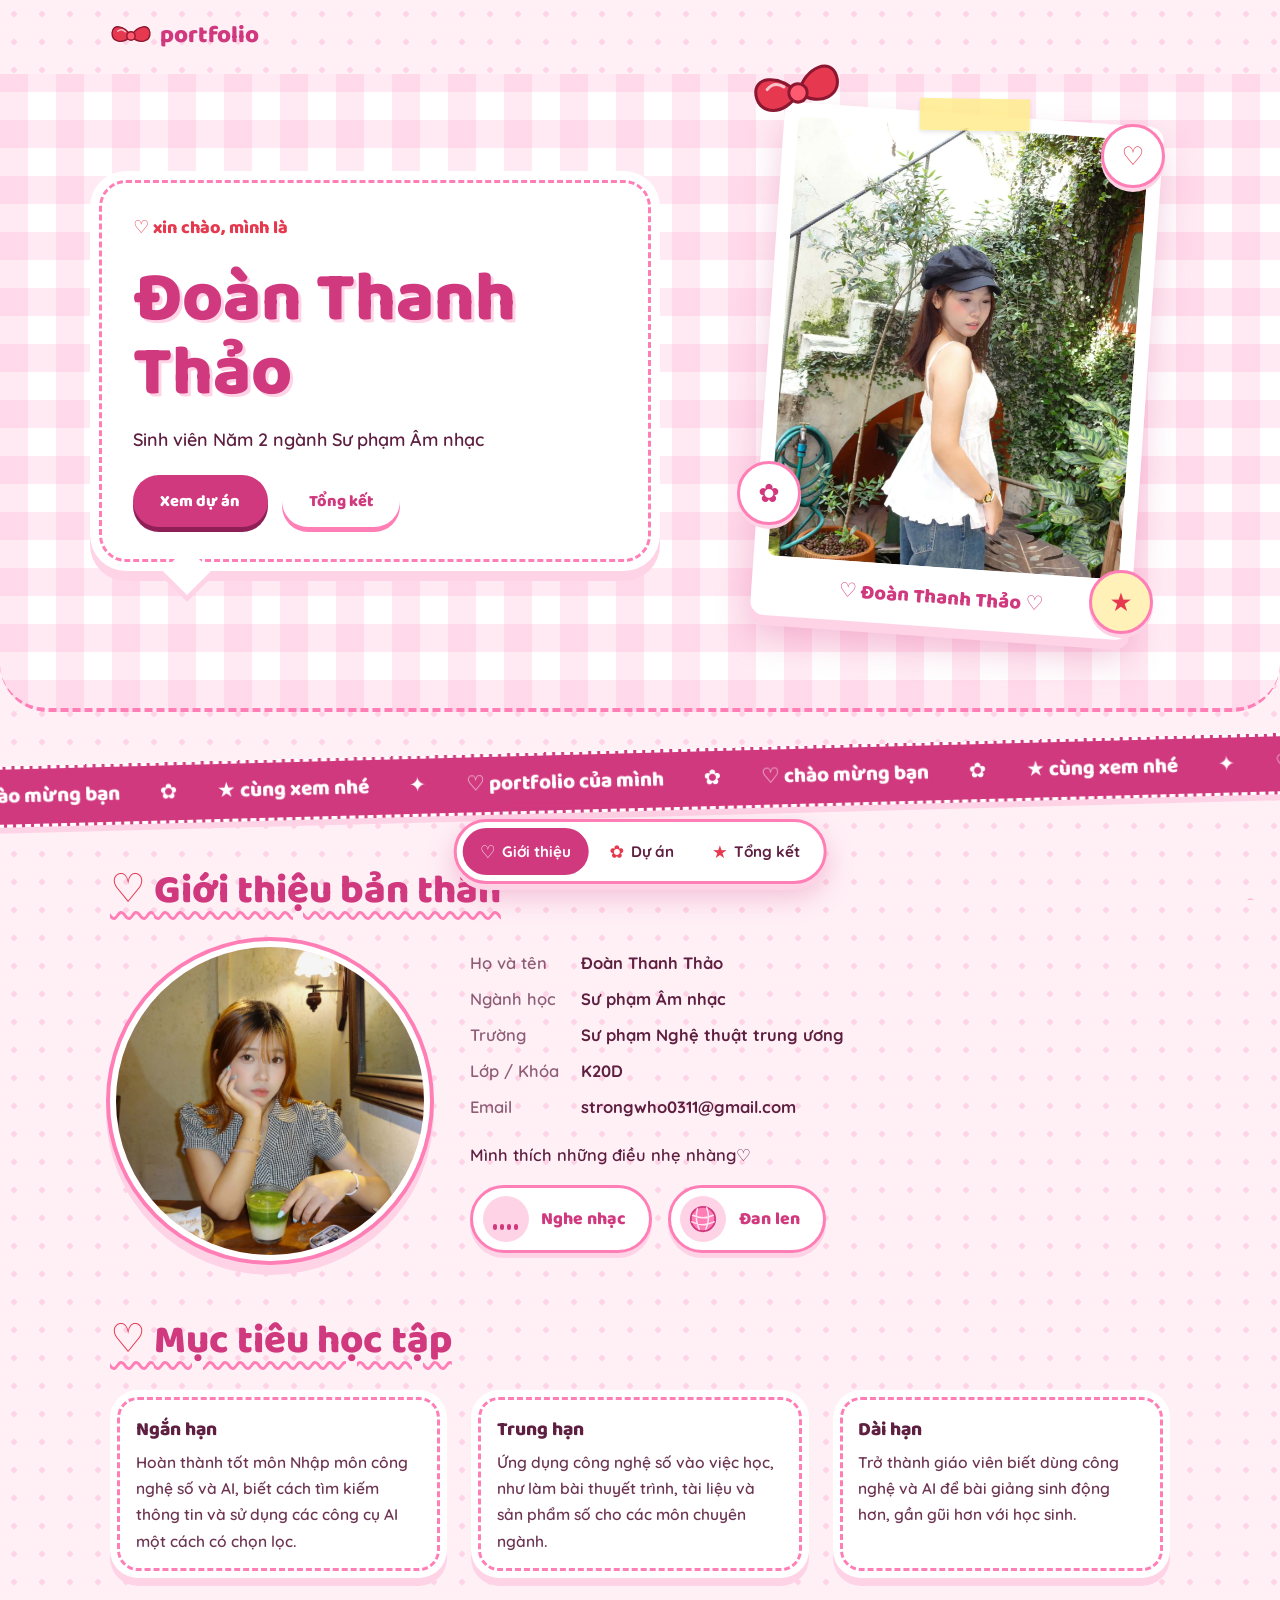
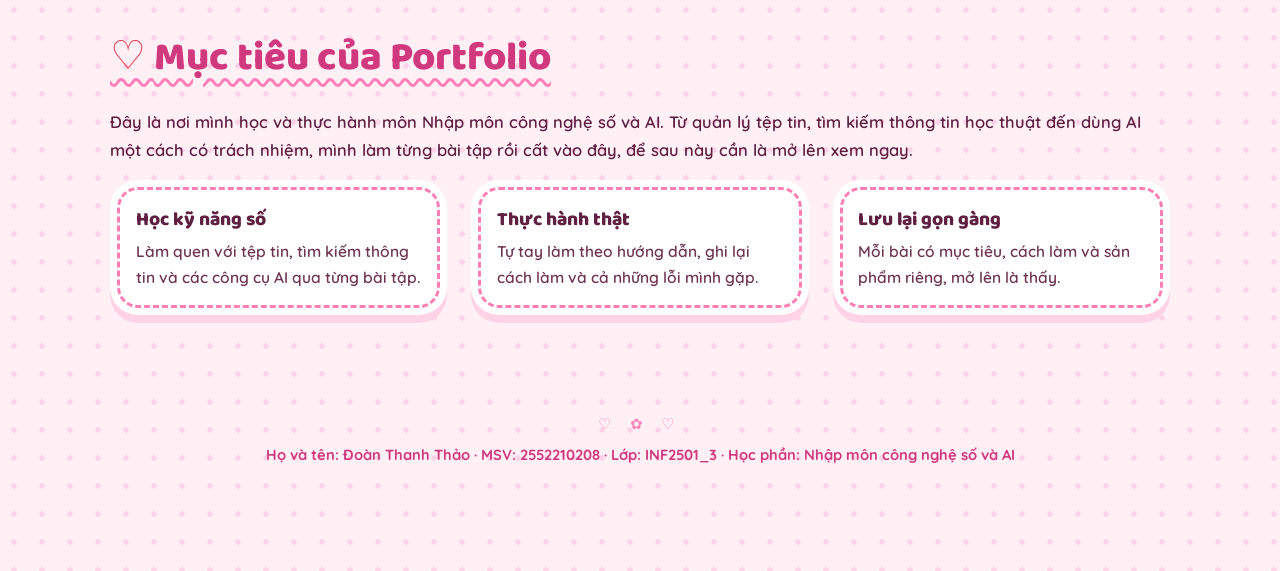
<file: index.html>
<!DOCTYPE html>
<html lang="vi">
<head>
<meta charset="UTF-8">
<meta name="viewport" content="width=device-width, initial-scale=1">
<link rel="preconnect" href="https://fonts.googleapis.com">
<link rel="preconnect" href="https://fonts.gstatic.com" crossorigin>
<link href="https://fonts.googleapis.com/css2?family=Baloo+2:wght@700;800&family=Quicksand:wght@600;700&display=swap" rel="stylesheet">
<link rel="stylesheet" href="style.css">
<meta name="description" content="Trang giới thiệu bản thân, mục tiêu học tập và mục tiêu của Portfolio.">
<title>E-Portfolio | Giới thiệu</title>
</head>
<body>
<header id="site-header"></header>
<main>
  <div class="gingham hero">
    <div class="hero-in">
      <div class="name-card">
        <p class="hi">♡ xin chào, mình là</p>
        <h1 data-name>Đoàn Thanh Thảo</h1>
        <p>Sinh viên Năm <span data-year>2</span> ngành <span data-major>Sư phạm Âm nhạc</span></p>
        <div class="btns"><a class="btn" href="du-an.html">Xem dự án</a><a class="btn ghost" href="tong-ket.html">Tổng kết</a></div>
      </div>
      <div class="photo">
        <div class="polaroid">
          <span class="tape"></span><span class="bow"></span>
          <div class="frame"><img class="slot" src="image/photo1.jpg" alt="Ảnh của tôi" data-hint="Thêm ảnh avatar.jpg"></div>
          <div class="cap">♡ <span data-name>[Họ và tên]</span> ♡</div>
        </div>
        <button class="badge b1" type="button" aria-label="Trái tim">♡</button>
        <button class="badge b2" type="button" aria-label="Bông hoa">✿</button>
        <button class="badge b3" type="button" aria-label="Ngôi sao">★</button>
      </div>
    </div>
  </div>

  <div class="marquee" aria-hidden="true">
    <div class="track">
      <!-- Muốn dùng sticker riêng: thay mỗi chip bằng <img class="sticker" src="sticker1.png" alt=""> -->
      <span class="chip">♡ chào mừng bạn</span><span class="chip">✿</span><span class="chip">★ cùng xem nhé</span><span class="chip">✦</span><span class="chip">♡ portfolio của mình</span><span class="chip">✿</span>
    </div>
  </div>

  <div class="wrap">
    <section id="gioi-thieu">
      <h2>Giới thiệu bản thân</h2>
      <div class="about">
        <div class="pic"><img class="slot" src="image/photo2.jpg" alt="Ảnh thứ hai" data-hint="Thêm ảnh photo2.jpg"></div>
        <div>
          <dl class="facts">
            <dt>Họ và tên</dt><dd data-name>Đoàn Thanh Thảo</dd>
            <dt>Ngành học</dt><dd data-major>Sư phạm Âm nhạc</dd>
            <dt>Trường</dt><dd>Sư phạm Nghệ thuật trung ương</dd>
            <dt>Lớp / Khóa</dt><dd>K20D</dd>
            <dt>Email</dt><dd>strongwho0311@gmail.com</dd>
          </dl>
          <p style="margin-top:1.2rem">Mình thích những điều nhẹ nhàng♡</p>
<div class="hobbies">
  <div class="hobby" tabindex="0">
    <span class="hb-icon"><span class="eq"><i></i><i></i><i></i><i></i></span></span>Nghe nhạc
  </div>
  <div class="hobby" tabindex="0">
    <span class="hb-icon"><svg class="yarn" viewBox="0 0 32 32" aria-hidden="true"><circle cx="16" cy="16" r="13" fill="#ff7eb6" stroke="#d1397f" stroke-width="2"/><path d="M5 12c8 4 14 4 22 0M4 19c9 4 15 4 24 0M10 5c-2 8-2 14 2 22M20 4c3 8 3 14-1 23" fill="none" stroke="#fff" stroke-width="1.6" stroke-linecap="round" opacity=".8"/></svg></span>Đan len
  </div>
</div>
        </div>
      </div>
    </section>

    <section id="muc-tieu-hoc-tap">
      <h2>Mục tiêu học tập</h2>
      <ul class="cards">
        <li><h3>Ngắn hạn</h3><p>Hoàn thành tốt môn Nhập môn công nghệ số và AI, biết cách tìm kiếm thông tin và sử dụng các công cụ AI một cách có chọn lọc.</p></li>
        <li><h3>Trung hạn</h3><p>Ứng dụng công nghệ số vào việc học, như làm bài thuyết trình, tài liệu và sản phẩm số cho các môn chuyên ngành.</p></li>
        <li><h3>Dài hạn</h3><p>Trở thành giáo viên biết dùng công nghệ và AI để bài giảng sinh động hơn, gần gũi hơn với học sinh.</p></li>
      </ul>
    </section>

    <section id="muc-tieu-portfolio">
      <h2>Mục tiêu của Portfolio</h2>
      <p>Đây là nơi mình học và thực hành môn Nhập môn công nghệ số và AI. Từ quản lý tệp tin, tìm kiếm thông tin học thuật đến dùng AI một cách có trách nhiệm, mình làm từng bài tập rồi cất vào đây, để sau này cần là mở lên xem ngay.</p>
      <ul class="cards">
        <li><h3>Học kỹ năng số</h3><p>Làm quen với tệp tin, tìm kiếm thông tin và các công cụ AI qua từng bài tập.</p></li>
        <li><h3>Thực hành thật</h3><p>Tự tay làm theo hướng dẫn, ghi lại cách làm và cả những lỗi mình gặp.</p></li>
        <li><h3>Lưu lại gọn gàng</h3><p>Mỗi bài có mục tiêu, cách làm và sản phẩm riêng, mở lên là thấy.</p></li>
      </ul>
    </section>
  </div>
</main>
<footer id="site-footer"></footer>
<script src="site.js"></script>
</body>
</html>
</file>
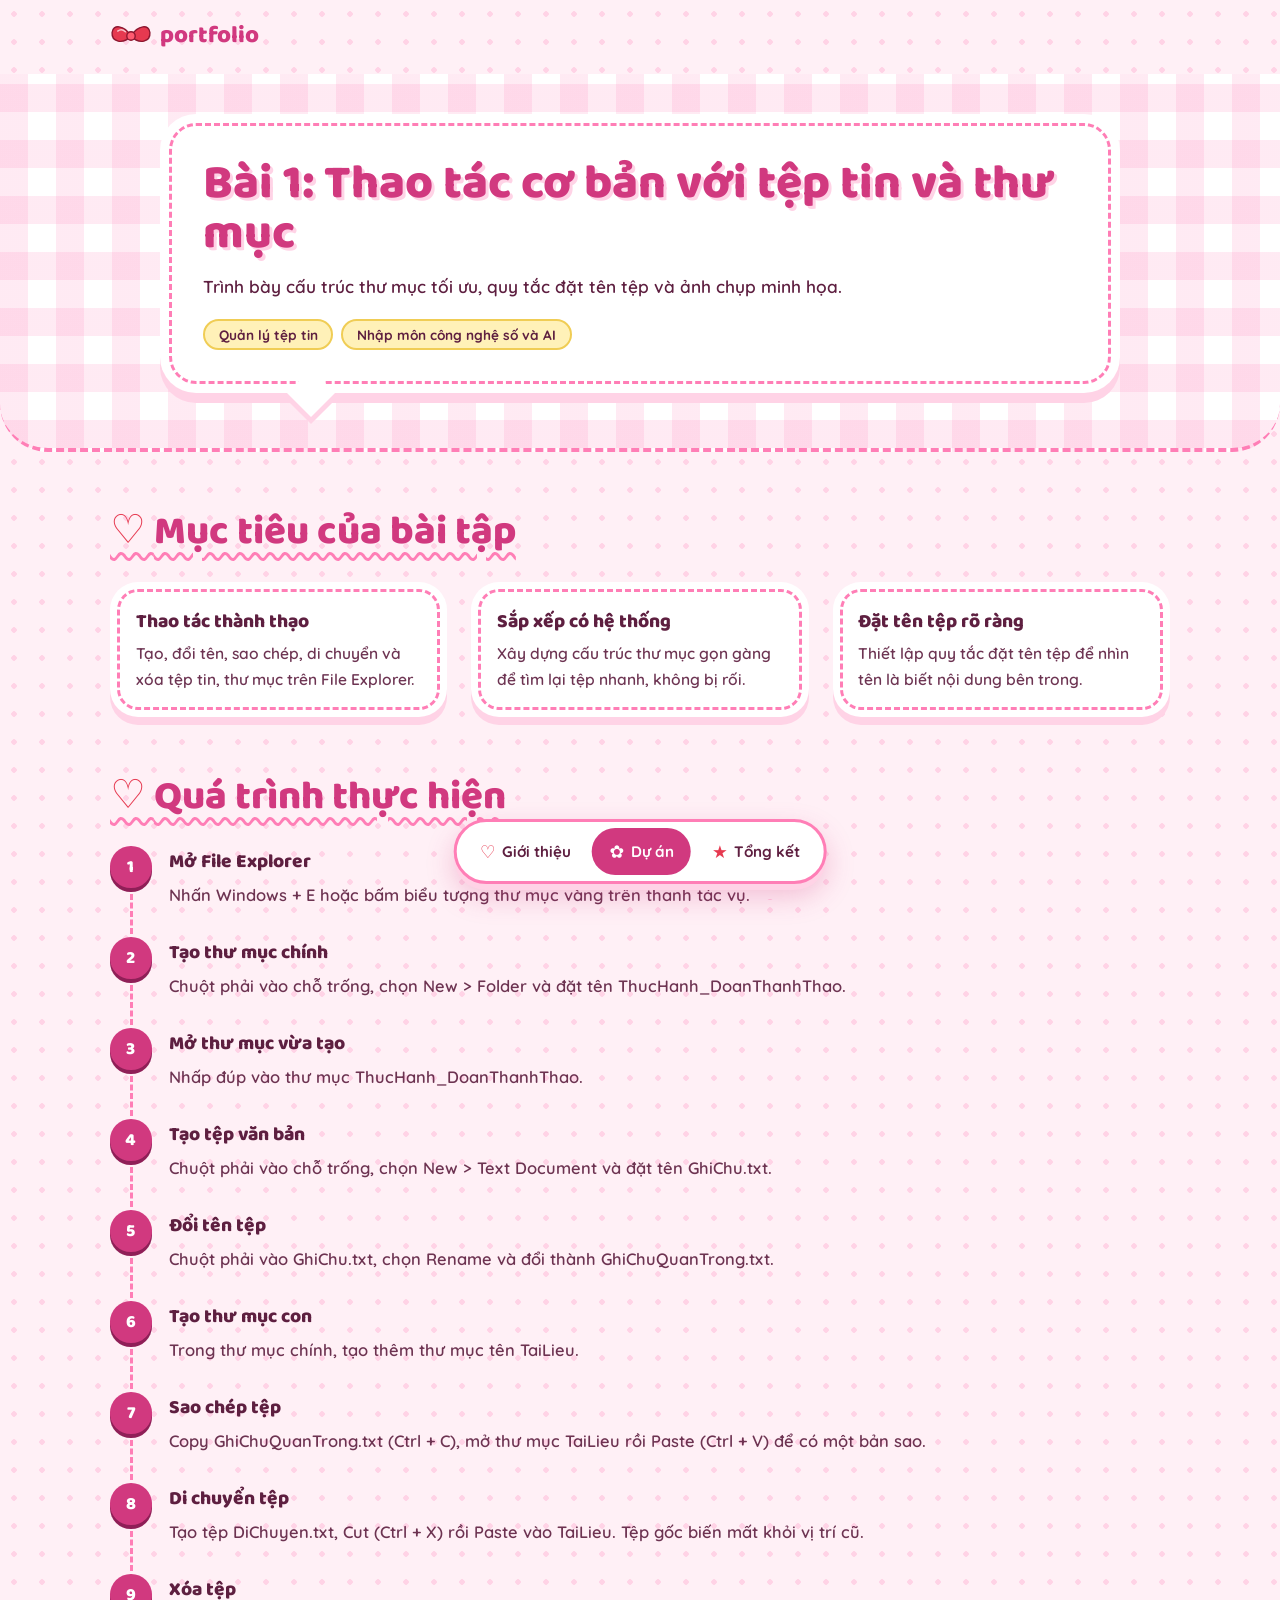
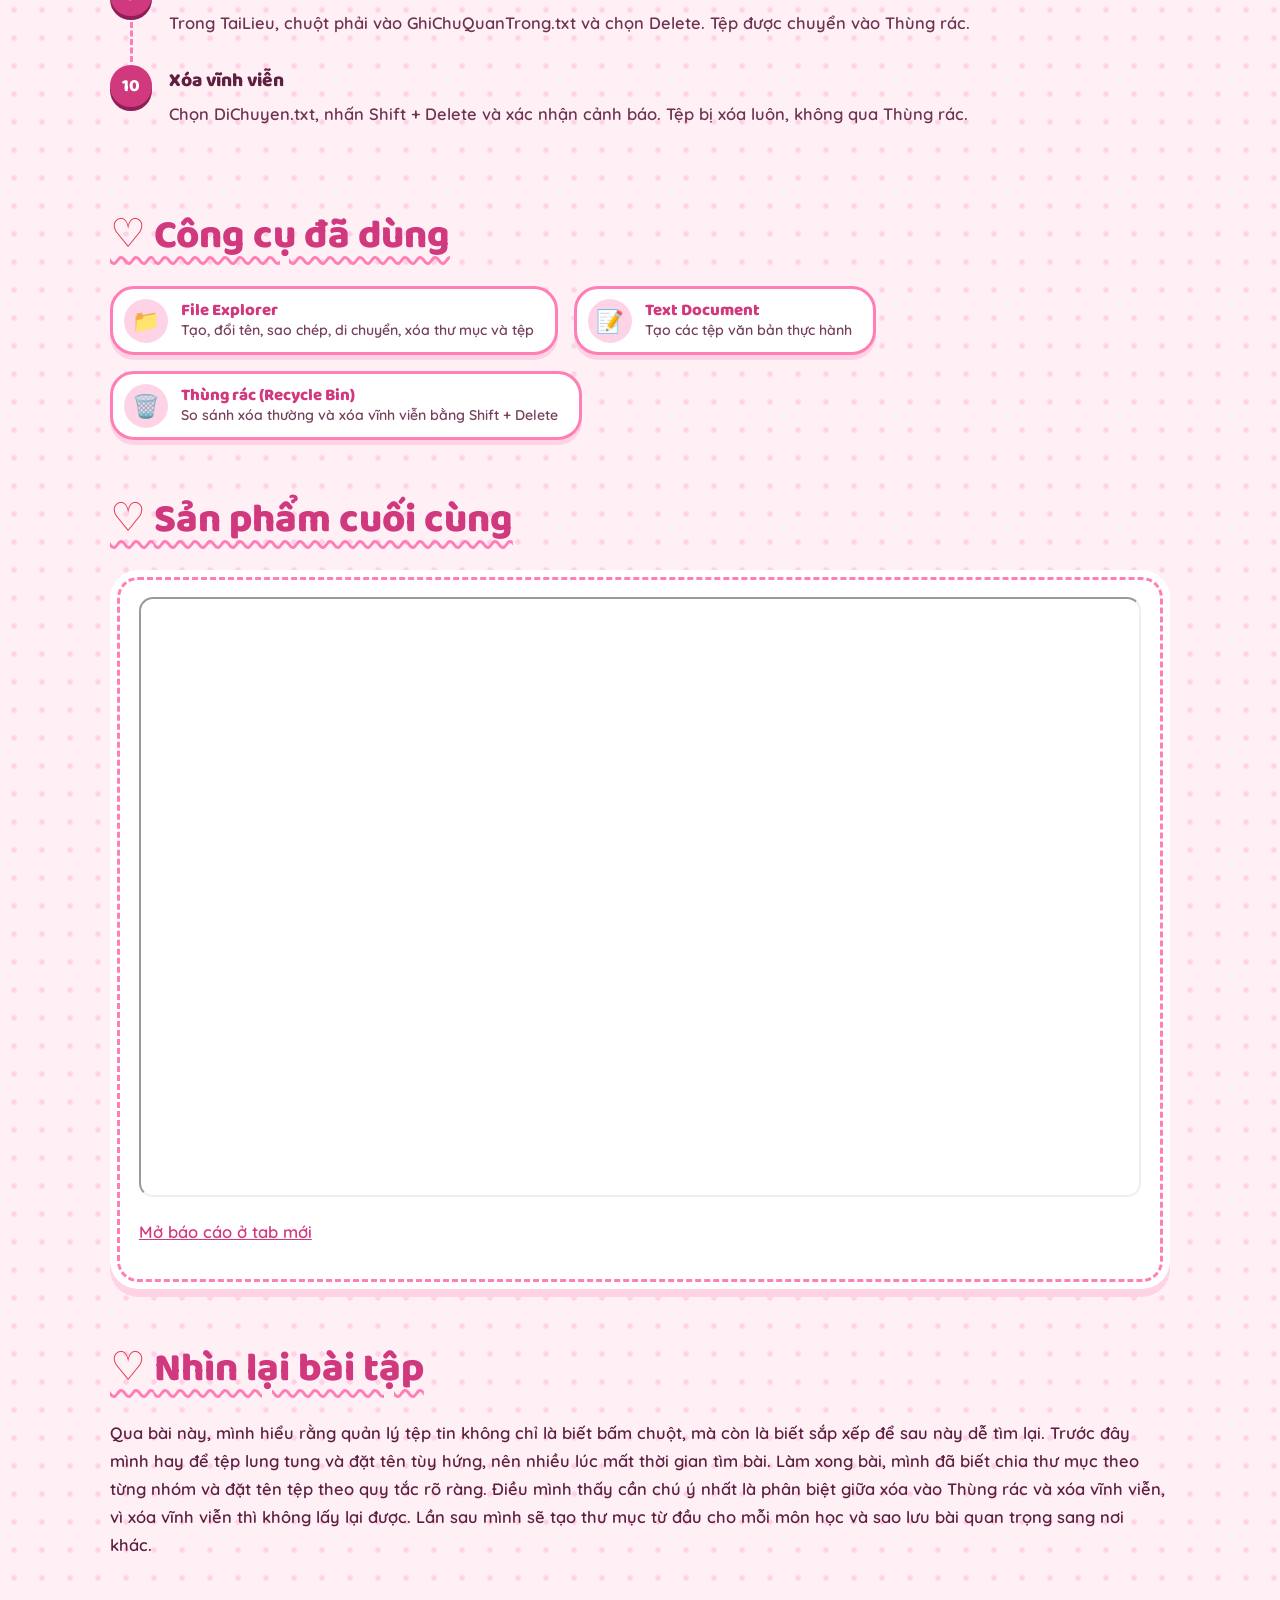
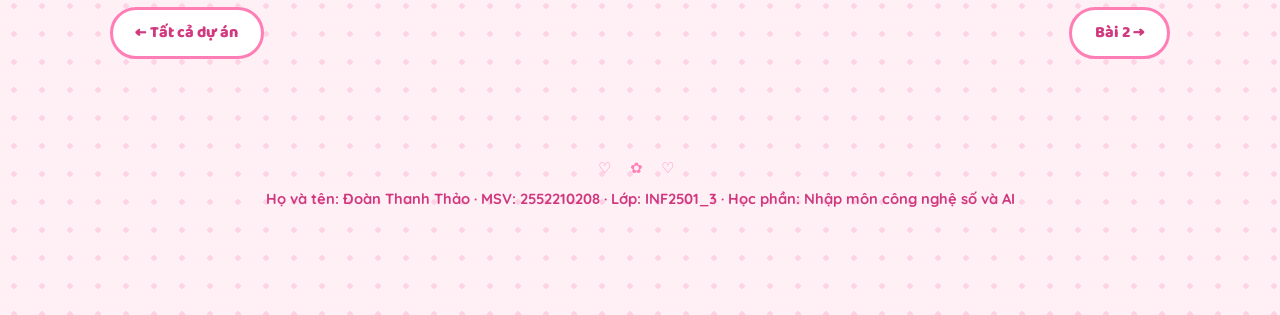
<file: bai-1.html>
<!DOCTYPE html>
<html lang="vi">
<head>
<meta charset="UTF-8">
<meta name="viewport" content="width=device-width, initial-scale=1">
<link rel="preconnect" href="https://fonts.googleapis.com">
<link rel="preconnect" href="https://fonts.gstatic.com" crossorigin>
<link href="https://fonts.googleapis.com/css2?family=Baloo+2:wght@700;800&family=Quicksand:wght@600;700&display=swap" rel="stylesheet">
<link rel="stylesheet" href="style.css">
<meta name="description" content="Bài tập 1: Thao tác cơ bản với tệp tin và thư mục. Mục tiêu, quá trình thực hiện và sản phẩm cuối cùng.">
<title>Bài 1: Thao tác cơ bản với tệp tin và thư mục – E-Portfolio</title>
</head>
<body>
<header id="site-header"></header>
<main>
  <div class="gingham pagehead"><div class="name-card"><h1>Bài 1: Thao tác cơ bản với tệp tin và thư mục</h1><p>Trình bày cấu trúc thư mục tối ưu, quy tắc đặt tên tệp và ảnh chụp minh họa.</p><div class="tags"><span class="tag">Quản lý tệp tin</span><span class="tag">Nhập môn công nghệ số và AI</span></div></div></div>
  <div class="wrap">
    <section id="muc-tieu"><h2>Mục tiêu của bài tập</h2>
      <ul class="cards"><li><h3>Thao tác thành thạo</h3><p>Tạo, đổi tên, sao chép, di chuyển và xóa tệp tin, thư mục trên File Explorer.</p></li>
<li><h3>Sắp xếp có hệ thống</h3><p>Xây dựng cấu trúc thư mục gọn gàng để tìm lại tệp nhanh, không bị rối.</p></li>
<li><h3>Đặt tên tệp rõ ràng</h3><p>Thiết lập quy tắc đặt tên tệp để nhìn tên là biết nội dung bên trong.</p></li></ul>
    </section>
    <section id="qua-trinh"><h2>Quá trình thực hiện</h2>
      <ol class="steps">
  <li><h3>Mở File Explorer</h3><p>Nhấn Windows + E hoặc bấm biểu tượng thư mục vàng trên thanh tác vụ.</p></li>
  <li><h3>Tạo thư mục chính</h3><p>Chuột phải vào chỗ trống, chọn New &gt; Folder và đặt tên ThucHanh_DoanThanhThao.</p></li>
  <li><h3>Mở thư mục vừa tạo</h3><p>Nhấp đúp vào thư mục ThucHanh_DoanThanhThao.</p></li>
  <li><h3>Tạo tệp văn bản</h3><p>Chuột phải vào chỗ trống, chọn New &gt; Text Document và đặt tên GhiChu.txt.</p></li>
  <li><h3>Đổi tên tệp</h3><p>Chuột phải vào GhiChu.txt, chọn Rename và đổi thành GhiChuQuanTrong.txt.</p></li>
  <li><h3>Tạo thư mục con</h3><p>Trong thư mục chính, tạo thêm thư mục tên TaiLieu.</p></li>
  <li><h3>Sao chép tệp</h3><p>Copy GhiChuQuanTrong.txt (Ctrl + C), mở thư mục TaiLieu rồi Paste (Ctrl + V) để có một bản sao.</p></li>
  <li><h3>Di chuyển tệp</h3><p>Tạo tệp DiChuyen.txt, Cut (Ctrl + X) rồi Paste vào TaiLieu. Tệp gốc biến mất khỏi vị trí cũ.</p></li>
  <li><h3>Xóa tệp</h3><p>Trong TaiLieu, chuột phải vào GhiChuQuanTrong.txt và chọn Delete. Tệp được chuyển vào Thùng rác.</p></li>
  <li><h3>Xóa vĩnh viễn</h3><p>Chọn DiChuyen.txt, nhấn Shift + Delete và xác nhận cảnh báo. Tệp bị xóa luôn, không qua Thùng rác.</p></li>
</ol>
    </section>
    <section id="cong-cu-su-dung"><h2>Công cụ đã dùng</h2>
  <ul class="usedtools">
    <li><span class="ti">📁</span><div><b>File Explorer</b><small>Tạo, đổi tên, sao chép, di chuyển, xóa thư mục và tệp</small></div></li>
    <li><span class="ti">📝</span><div><b>Text Document</b><small>Tạo các tệp văn bản thực hành</small></div></li>
    <li><span class="ti">🗑️</span><div><b>Thùng rác (Recycle Bin)</b><small>So sánh xóa thường và xóa vĩnh viễn bằng Shift + Delete</small></div></li>
  </ul>
</section>
    <section id="san-pham"><h2>Sản phẩm cuối cùng</h2>
      <div class="box">
       <iframe
        src="image/bai1.pdf"
        width="100%"
        height="600px">
    </iframe>
    <p style="margin-top:.8rem"><a href="image/bai1.pdf">Mở báo cáo ở tab mới</a></p>
      </div>
    </section>
    <section id="nhin-lai"><h2>Nhìn lại bài tập</h2><p>Qua bài này, mình hiểu rằng quản lý tệp tin không chỉ là biết bấm chuột, mà còn là biết sắp xếp để sau này dễ tìm lại. Trước đây mình hay để tệp lung tung và đặt tên tùy hứng, nên nhiều lúc mất thời gian tìm bài. Làm xong bài, mình đã biết chia thư mục theo từng nhóm và đặt tên tệp theo quy tắc rõ ràng. Điều mình thấy cần chú ý nhất là phân biệt giữa xóa vào Thùng rác và xóa vĩnh viễn, vì xóa vĩnh viễn thì không lấy lại được. Lần sau mình sẽ tạo thư mục từ đầu cho mỗi môn học và sao lưu bài quan trọng sang nơi khác.</p></section>
    <nav class="pager" id="pager" aria-label="Chuyển bài"></nav>
  </div>
</main>
<footer id="site-footer"></footer>
<script src="site.js"></script>
</body>
</html>
</file>
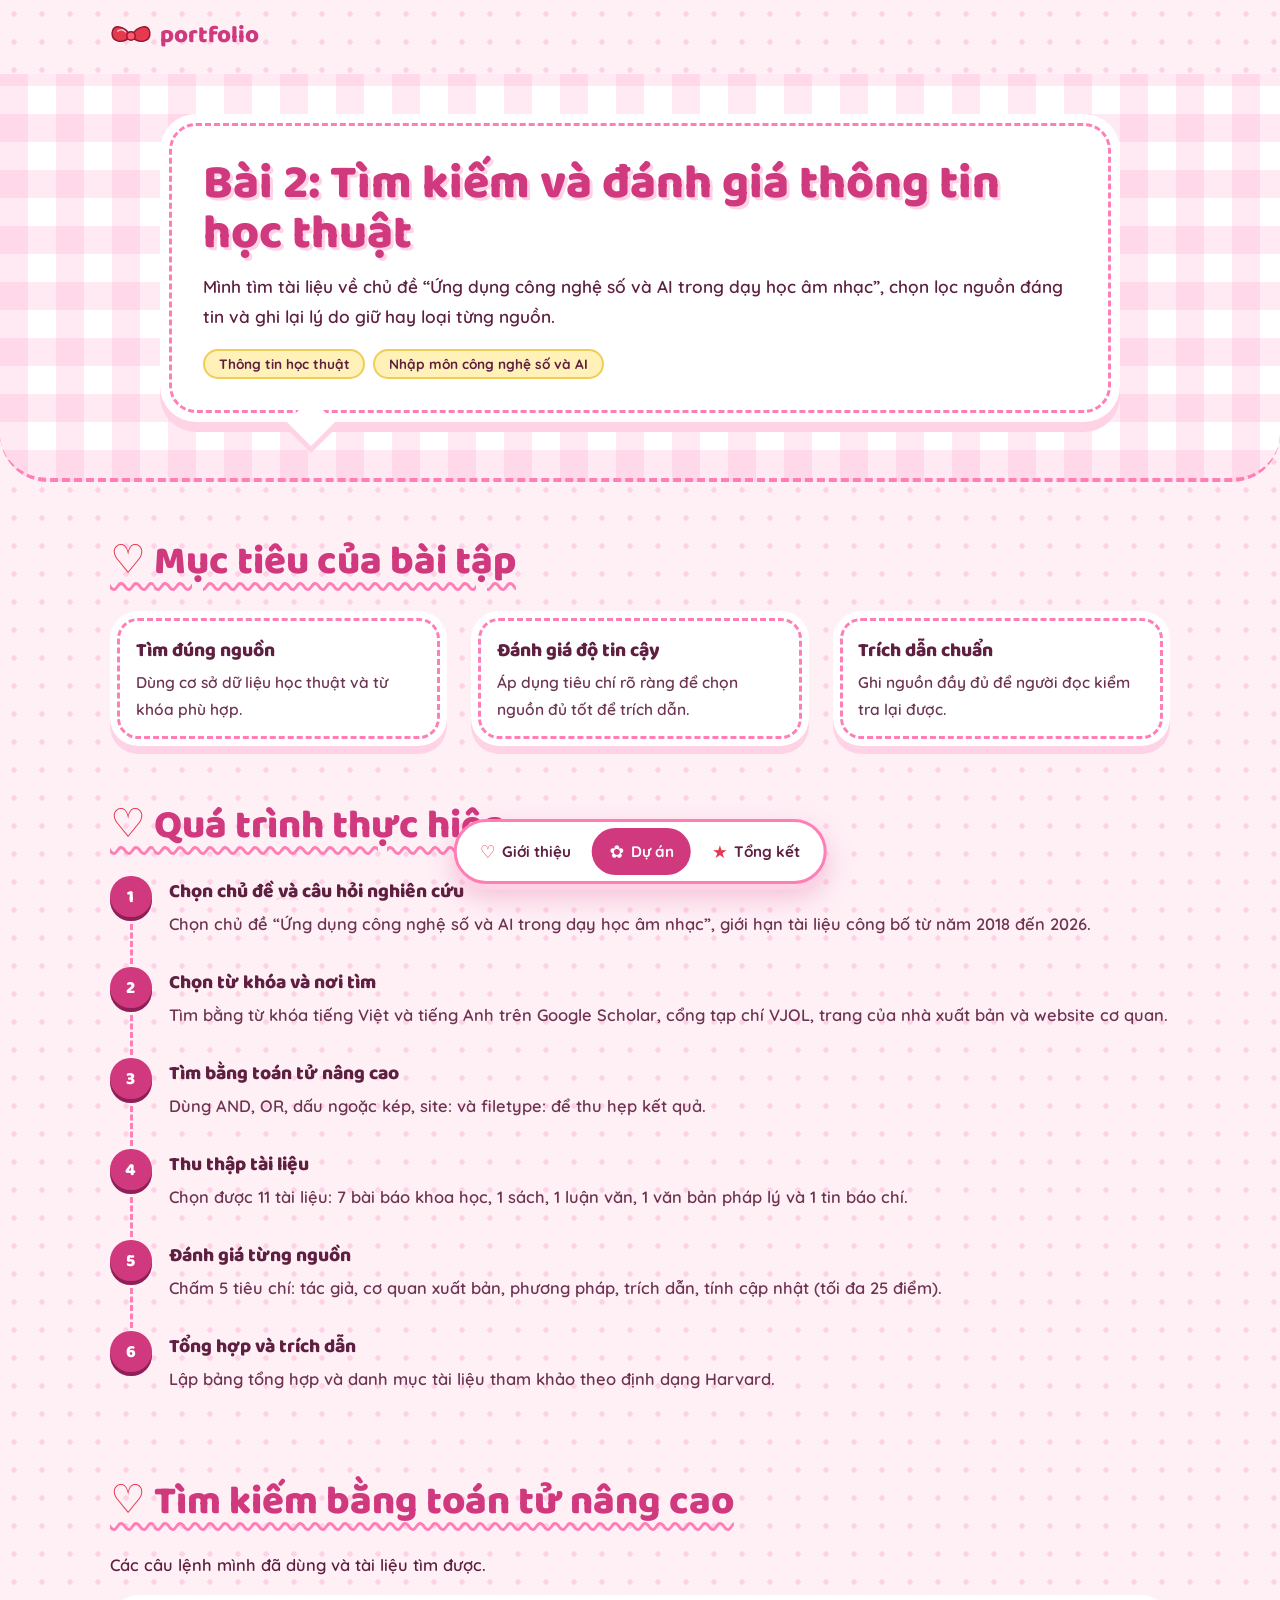
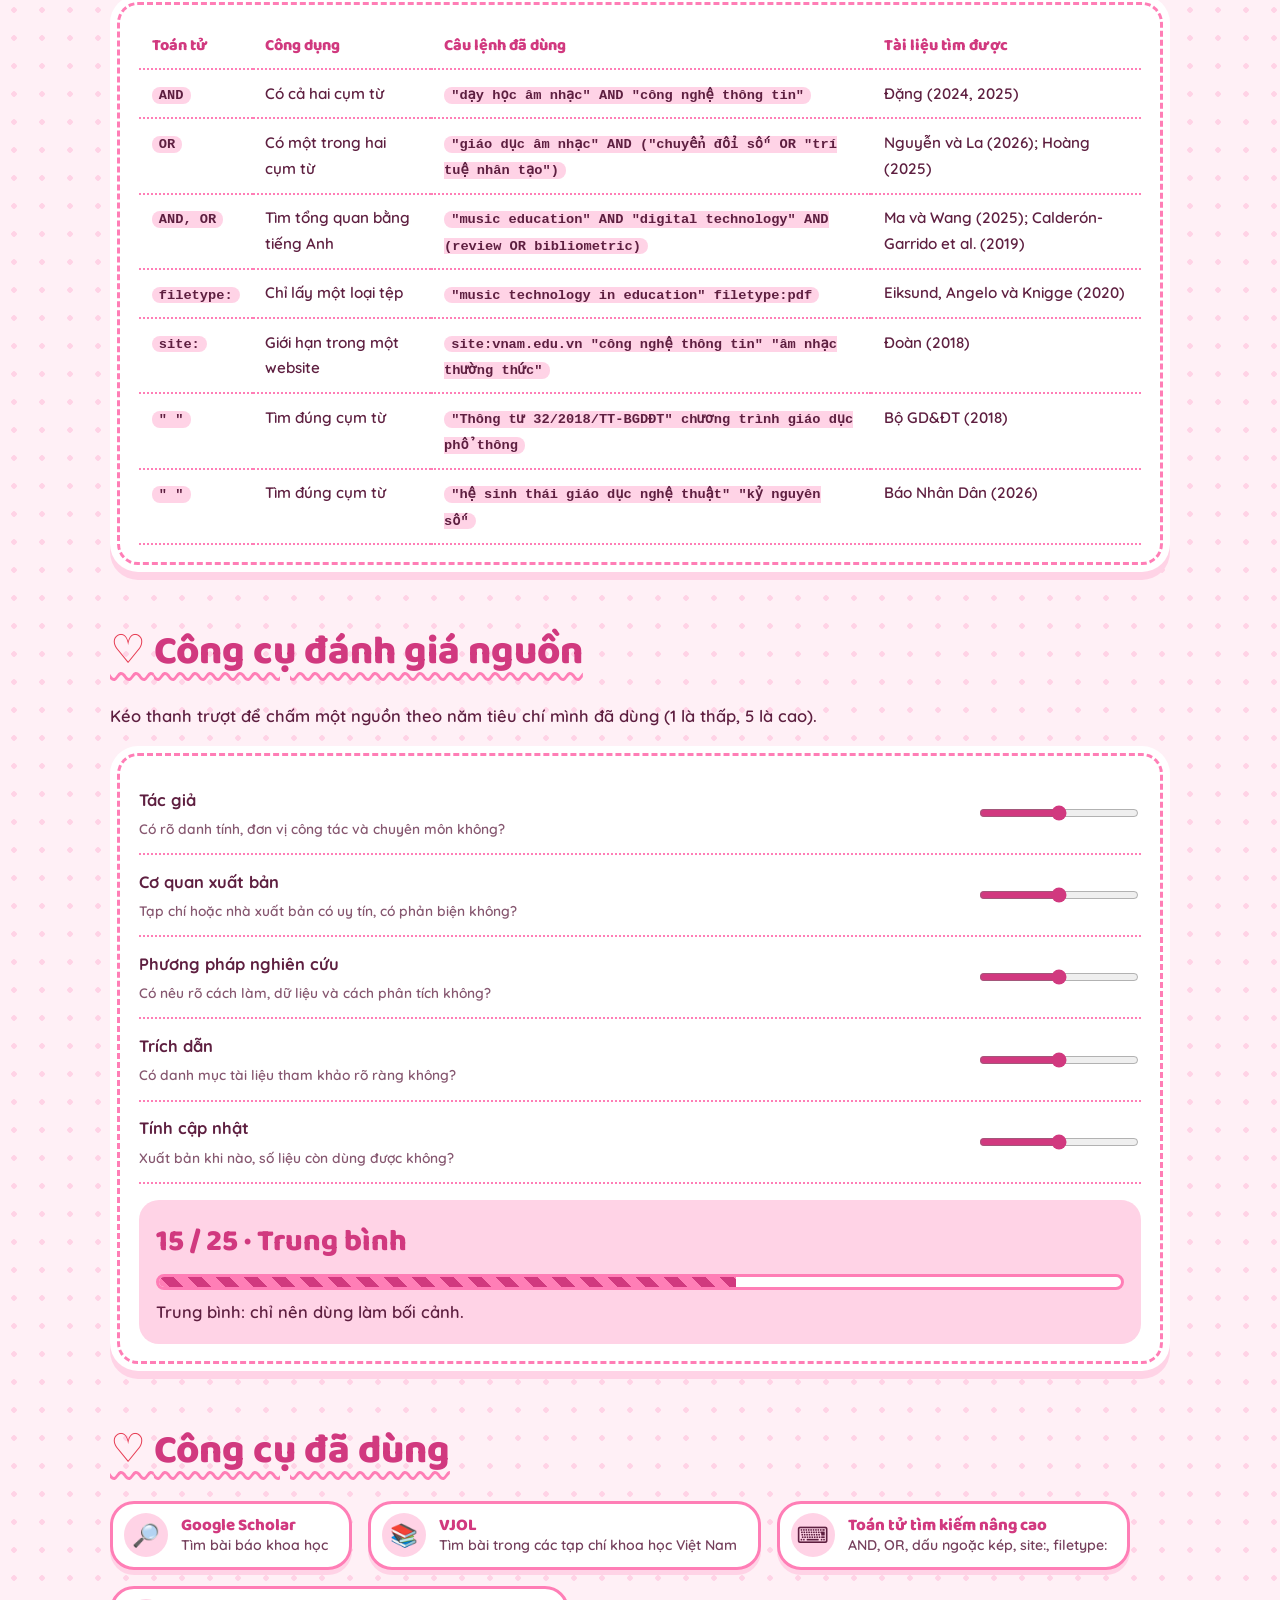
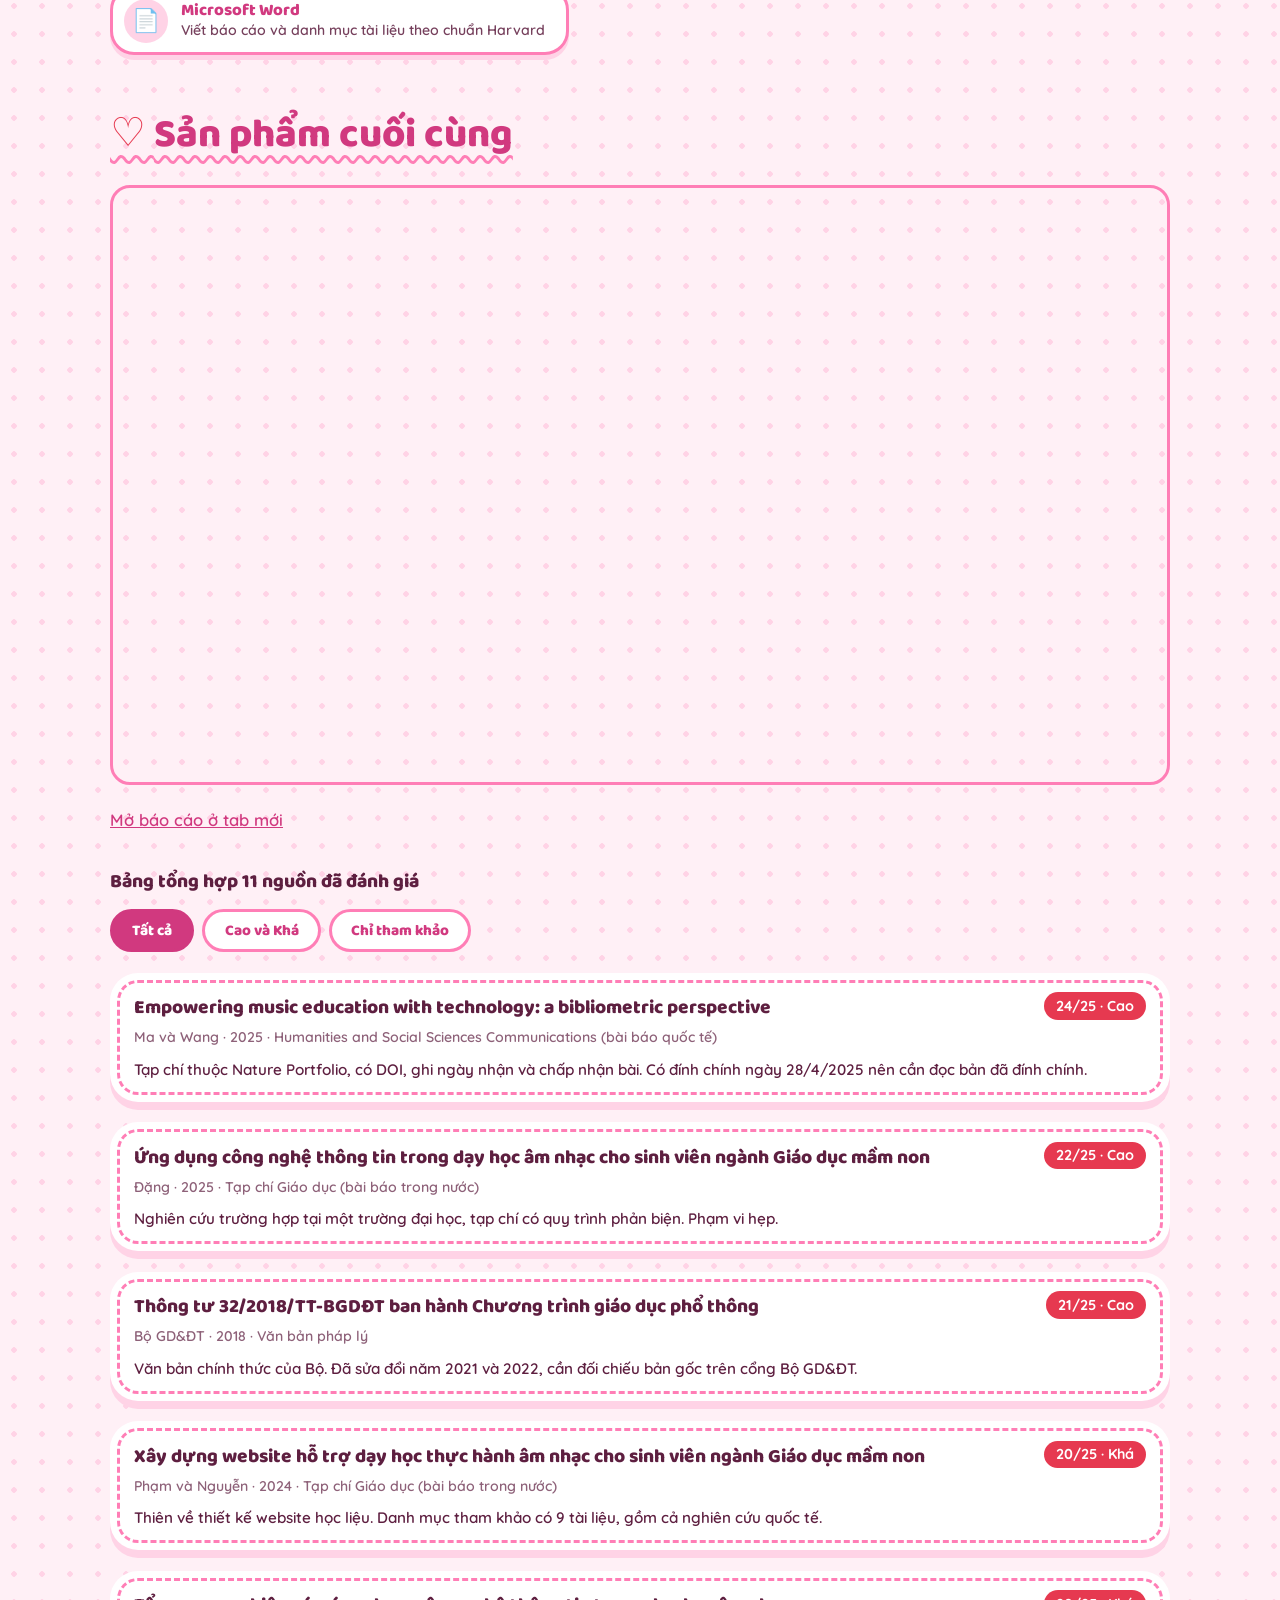
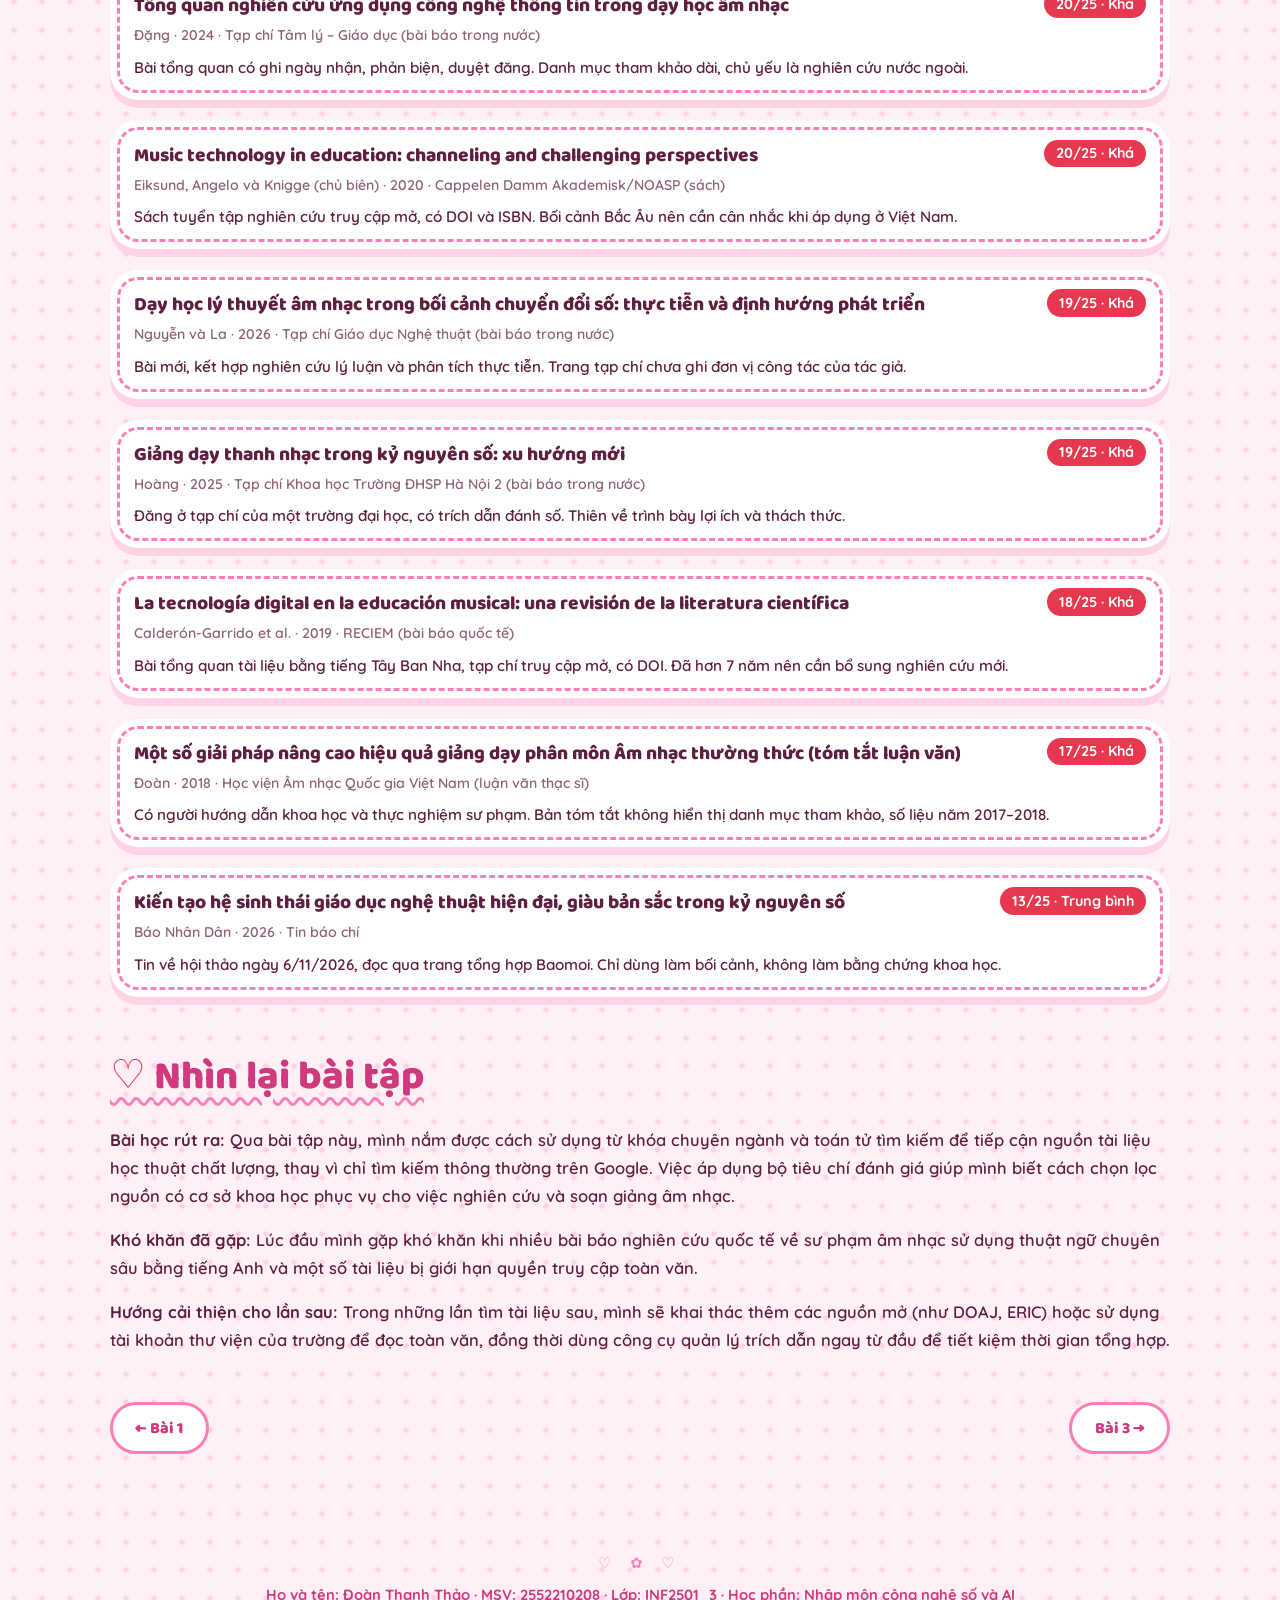
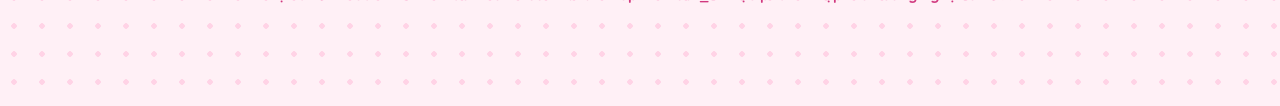
<file: bai-2.html>
<!DOCTYPE html>
<html lang="vi">
<head>
<meta charset="UTF-8">
<meta name="viewport" content="width=device-width, initial-scale=1">
<link rel="preconnect" href="https://fonts.googleapis.com">
<link rel="preconnect" href="https://fonts.gstatic.com" crossorigin>
<link href="https://fonts.googleapis.com/css2?family=Baloo+2:wght@700;800&family=Quicksand:wght@600;700&display=swap" rel="stylesheet">
<link rel="stylesheet" href="style.css">
<meta name="description" content="Bài tập 2: Tìm kiếm và đánh giá thông tin học thuật. Mục tiêu, quá trình thực hiện và sản phẩm cuối cùng.">
<title>Bài 2: Tìm kiếm và đánh giá thông tin học thuật – E-Portfolio</title>
</head>
<body>
<header id="site-header"></header>
<main>
  <div class="gingham pagehead"><div class="name-card"><h1>Bài 2: Tìm kiếm và đánh giá thông tin học thuật</h1><p>Mình tìm tài liệu về chủ đề “Ứng dụng công nghệ số và AI trong dạy học âm nhạc”, chọn lọc nguồn đáng tin và ghi lại lý do giữ hay loại từng nguồn.</p><div class="tags"><span class="tag">Thông tin học thuật</span><span class="tag">Nhập môn công nghệ số và AI</span></div></div></div>
  <div class="wrap">
    <section id="muc-tieu"><h2>Mục tiêu của bài tập</h2>
      <ul class="cards">
        <li><h3>Tìm đúng nguồn</h3><p>Dùng cơ sở dữ liệu học thuật và từ khóa phù hợp.</p></li>
        <li><h3>Đánh giá độ tin cậy</h3><p>Áp dụng tiêu chí rõ ràng để chọn nguồn đủ tốt để trích dẫn.</p></li>
        <li><h3>Trích dẫn chuẩn</h3><p>Ghi nguồn đầy đủ để người đọc kiểm tra lại được.</p></li>
      </ul>
    </section>
    <section id="qua-trinh"><h2>Quá trình thực hiện</h2>
      <ol class="steps">
        <li><h3>Chọn chủ đề và câu hỏi nghiên cứu</h3><p>Chọn chủ đề “Ứng dụng công nghệ số và AI trong dạy học âm nhạc”, giới hạn tài liệu công bố từ năm 2018 đến 2026.</p></li>
        <li><h3>Chọn từ khóa và nơi tìm</h3><p>Tìm bằng từ khóa tiếng Việt và tiếng Anh trên Google Scholar, cổng tạp chí VJOL, trang của nhà xuất bản và website cơ quan.</p></li>
        <li><h3>Tìm bằng toán tử nâng cao</h3><p>Dùng AND, OR, dấu ngoặc kép, site: và filetype: để thu hẹp kết quả.</p></li>
        <li><h3>Thu thập tài liệu</h3><p>Chọn được 11 tài liệu: 7 bài báo khoa học, 1 sách, 1 luận văn, 1 văn bản pháp lý và 1 tin báo chí.</p></li>
        <li><h3>Đánh giá từng nguồn</h3><p>Chấm 5 tiêu chí: tác giả, cơ quan xuất bản, phương pháp, trích dẫn, tính cập nhật (tối đa 25 điểm).</p></li>
        <li><h3>Tổng hợp và trích dẫn</h3><p>Lập bảng tổng hợp và danh mục tài liệu tham khảo theo định dạng Harvard.</p></li>
      </ol>
    </section>
    <section id="toan-tu"><h2>Tìm kiếm bằng toán tử nâng cao</h2>
      <p>Các câu lệnh mình đã dùng và tài liệu tìm được.</p>
      <div class="box tbl"><table>
        <thead><tr><th>Toán tử</th><th>Công dụng</th><th>Câu lệnh đã dùng</th><th>Tài liệu tìm được</th></tr></thead>
        <tbody>
          <tr><td><code>AND</code></td><td>Có cả hai cụm từ</td><td><code>"dạy học âm nhạc" AND "công nghệ thông tin"</code></td><td>Đặng (2024, 2025)</td></tr>
          <tr><td><code>OR</code></td><td>Có một trong hai cụm từ</td><td><code>"giáo dục âm nhạc" AND ("chuyển đổi số" OR "trí tuệ nhân tạo")</code></td><td>Nguyễn và La (2026); Hoàng (2025)</td></tr>
          <tr><td><code>AND, OR</code></td><td>Tìm tổng quan bằng tiếng Anh</td><td><code>"music education" AND "digital technology" AND (review OR bibliometric)</code></td><td>Ma và Wang (2025); Calderón-Garrido et al. (2019)</td></tr>
          <tr><td><code>filetype:</code></td><td>Chỉ lấy một loại tệp</td><td><code>"music technology in education" filetype:pdf</code></td><td>Eiksund, Angelo và Knigge (2020)</td></tr>
          <tr><td><code>site:</code></td><td>Giới hạn trong một website</td><td><code>site:vnam.edu.vn "công nghệ thông tin" "âm nhạc thường thức"</code></td><td>Đoàn (2018)</td></tr>
          <tr><td><code>" "</code></td><td>Tìm đúng cụm từ</td><td><code>"Thông tư 32/2018/TT-BGDĐT" chương trình giáo dục phổ thông</code></td><td>Bộ GD&amp;ĐT (2018)</td></tr>
          <tr><td><code>" "</code></td><td>Tìm đúng cụm từ</td><td><code>"hệ sinh thái giáo dục nghệ thuật" "kỷ nguyên số"</code></td><td>Báo Nhân Dân (2026)</td></tr>
        </tbody></table></div>
    </section>
    <section id="cong-cu"><h2>Công cụ đánh giá nguồn</h2>
      <p>Kéo thanh trượt để chấm một nguồn theo năm tiêu chí mình đã dùng (1 là thấp, 5 là cao).</p>
      <div class="box tool">
        <div class="row"><label for="c1">Tác giả</label><input id="c1" type="range" min="1" max="5" value="3"><small>Có rõ danh tính, đơn vị công tác và chuyên môn không?</small></div>
        <div class="row"><label for="c2">Cơ quan xuất bản</label><input id="c2" type="range" min="1" max="5" value="3"><small>Tạp chí hoặc nhà xuất bản có uy tín, có phản biện không?</small></div>
        <div class="row"><label for="c3">Phương pháp nghiên cứu</label><input id="c3" type="range" min="1" max="5" value="3"><small>Có nêu rõ cách làm, dữ liệu và cách phân tích không?</small></div>
        <div class="row"><label for="c4">Trích dẫn</label><input id="c4" type="range" min="1" max="5" value="3"><small>Có danh mục tài liệu tham khảo rõ ràng không?</small></div>
        <div class="row"><label for="c5">Tính cập nhật</label><input id="c5" type="range" min="1" max="5" value="3"><small>Xuất bản khi nào, số liệu còn dùng được không?</small></div>
        <div class="result" aria-live="polite"><strong id="total">15 / 25</strong><div class="bar"><i id="fill"></i></div><span id="verdict"></span></div>
      </div>
    </section>
    <section id="cong-cu-su-dung"><h2>Công cụ đã dùng</h2>
  <ul class="usedtools">
    <li><span class="ti">🔎</span><div><b>Google Scholar</b><small>Tìm bài báo khoa học</small></div></li>
    <li><span class="ti">📚</span><div><b>VJOL</b><small>Tìm bài trong các tạp chí khoa học Việt Nam</small></div></li>
    <li><span class="ti">⌨️</span><div><b>Toán tử tìm kiếm nâng cao</b><small>AND, OR, dấu ngoặc kép, site:, filetype:</small></div></li>
    <li><span class="ti">📄</span><div><b>Microsoft Word</b><small>Viết báo cáo và danh mục tài liệu theo chuẩn Harvard</small></div></li>
  </ul>
</section>
    <section id="san-pham"><h2>Sản phẩm cuối cùng</h2>
      <iframe
        src="image/bai2.pdf"
        title="Báo cáo Bài 2"
        width="100%"
        height="600px"
        style="border:3px solid var(--pink);border-radius:20px">
      </iframe>
      <p style="margin-top:.8rem"><a href="image/bai2.pdf">Mở báo cáo ở tab mới</a></p>
      <h3 style="margin:2rem 0 .8rem">Bảng tổng hợp 11 nguồn đã đánh giá</h3>
      <div class="filters" role="group" aria-label="Lọc nguồn">
        <button type="button" data-f="all" aria-pressed="true">Tất cả</button>
        <button type="button" data-f="keep" aria-pressed="false">Cao và Khá</button>
        <button type="button" data-f="drop" aria-pressed="false">Chỉ tham khảo</button>
      </div>
      <ul class="src" id="list"></ul>
    </section>
    <section id="nhin-lai"><h2>Nhìn lại bài tập</h2>
      <p><b>Bài học rút ra:</b> Qua bài tập này, mình nắm được cách sử dụng từ khóa chuyên ngành và toán tử tìm kiếm để tiếp cận nguồn tài liệu học thuật chất lượng, thay vì chỉ tìm kiếm thông thường trên Google. Việc áp dụng bộ tiêu chí đánh giá giúp mình biết cách chọn lọc nguồn có cơ sở khoa học phục vụ cho việc nghiên cứu và soạn giảng âm nhạc.</p>
  <p><b>Khó khăn đã gặp:</b> Lúc đầu mình gặp khó khăn khi nhiều bài báo nghiên cứu quốc tế về sư phạm âm nhạc sử dụng thuật ngữ chuyên sâu bằng tiếng Anh và một số tài liệu bị giới hạn quyền truy cập toàn văn.</p>
  <p><b>Hướng cải thiện cho lần sau:</b> Trong những lần tìm tài liệu sau, mình sẽ khai thác thêm các nguồn mở (như DOAJ, ERIC) hoặc sử dụng tài khoản thư viện của trường để đọc toàn văn, đồng thời dùng công cụ quản lý trích dẫn ngay từ đầu để tiết kiệm thời gian tổng hợp.</p>
    </section>
    <nav class="pager" id="pager" aria-label="Chuyển bài"></nav>
  </div>
</main>
<footer id="site-footer"></footer>
<script src="site.js"></script>
<script>
// Xếp loại theo tổng điểm: Cao 21-25, Khá 16-20, Trung bình 11-15, Thấp 10 trở xuống
const rank = s => s >= 21 ? "Cao" : s >= 16 ? "Khá" : s >= 11 ? "Trung bình" : "Thấp";
const SOURCES = [
  {title:"Empowering music education with technology: a bibliometric perspective", meta:"Ma và Wang · 2025 · Humanities and Social Sciences Communications (bài báo quốc tế)", score:24, note:"Tạp chí thuộc Nature Portfolio, có DOI, ghi ngày nhận và chấp nhận bài. Có đính chính ngày 28/4/2025 nên cần đọc bản đã đính chính."},
  {title:"Ứng dụng công nghệ thông tin trong dạy học âm nhạc cho sinh viên ngành Giáo dục mầm non", meta:"Đặng · 2025 · Tạp chí Giáo dục (bài báo trong nước)", score:22, note:"Nghiên cứu trường hợp tại một trường đại học, tạp chí có quy trình phản biện. Phạm vi hẹp."},
  {title:"Thông tư 32/2018/TT-BGDĐT ban hành Chương trình giáo dục phổ thông", meta:"Bộ GD&ĐT · 2018 · Văn bản pháp lý", score:21, note:"Văn bản chính thức của Bộ. Đã sửa đổi năm 2021 và 2022, cần đối chiếu bản gốc trên cổng Bộ GD&ĐT."},
  {title:"Xây dựng website hỗ trợ dạy học thực hành âm nhạc cho sinh viên ngành Giáo dục mầm non", meta:"Phạm và Nguyễn · 2024 · Tạp chí Giáo dục (bài báo trong nước)", score:20, note:"Thiên về thiết kế website học liệu. Danh mục tham khảo có 9 tài liệu, gồm cả nghiên cứu quốc tế."},
  {title:"Tổng quan nghiên cứu ứng dụng công nghệ thông tin trong dạy học âm nhạc", meta:"Đặng · 2024 · Tạp chí Tâm lý – Giáo dục (bài báo trong nước)", score:20, note:"Bài tổng quan có ghi ngày nhận, phản biện, duyệt đăng. Danh mục tham khảo dài, chủ yếu là nghiên cứu nước ngoài."},
  {title:"Music technology in education: channeling and challenging perspectives", meta:"Eiksund, Angelo và Knigge (chủ biên) · 2020 · Cappelen Damm Akademisk/NOASP (sách)", score:20, note:"Sách tuyển tập nghiên cứu truy cập mở, có DOI và ISBN. Bối cảnh Bắc Âu nên cần cân nhắc khi áp dụng ở Việt Nam."},
  {title:"Dạy học lý thuyết âm nhạc trong bối cảnh chuyển đổi số: thực tiễn và định hướng phát triển", meta:"Nguyễn và La · 2026 · Tạp chí Giáo dục Nghệ thuật (bài báo trong nước)", score:19, note:"Bài mới, kết hợp nghiên cứu lý luận và phân tích thực tiễn. Trang tạp chí chưa ghi đơn vị công tác của tác giả."},
  {title:"Giảng dạy thanh nhạc trong kỷ nguyên số: xu hướng mới", meta:"Hoàng · 2025 · Tạp chí Khoa học Trường ĐHSP Hà Nội 2 (bài báo trong nước)", score:19, note:"Đăng ở tạp chí của một trường đại học, có trích dẫn đánh số. Thiên về trình bày lợi ích và thách thức."},
  {title:"La tecnología digital en la educación musical: una revisión de la literatura científica", meta:"Calderón-Garrido et al. · 2019 · RECIEM (bài báo quốc tế)", score:18, note:"Bài tổng quan tài liệu bằng tiếng Tây Ban Nha, tạp chí truy cập mở, có DOI. Đã hơn 7 năm nên cần bổ sung nghiên cứu mới."},
  {title:"Một số giải pháp nâng cao hiệu quả giảng dạy phân môn Âm nhạc thường thức (tóm tắt luận văn)", meta:"Đoàn · 2018 · Học viện Âm nhạc Quốc gia Việt Nam (luận văn thạc sĩ)", score:17, note:"Có người hướng dẫn khoa học và thực nghiệm sư phạm. Bản tóm tắt không hiển thị danh mục tham khảo, số liệu năm 2017–2018."},
  {title:"Kiến tạo hệ sinh thái giáo dục nghệ thuật hiện đại, giàu bản sắc trong kỷ nguyên số", meta:"Báo Nhân Dân · 2026 · Tin báo chí", score:13, note:"Tin về hội thảo ngày 6/11/2026, đọc qua trang tổng hợp Baomoi. Chỉ dùng làm bối cảnh, không làm bằng chứng khoa học."}
];
const THRESHOLD = 16;

const ids = ["c1","c2","c3","c4","c5"].map(i => document.getElementById(i));
function update(){
  const s = ids.reduce((a,el) => a + Number(el.value), 0);
  document.getElementById("total").textContent = s + " / 25 · " + rank(s);
  document.getElementById("fill").style.width = (s/25*100) + "%";
  document.getElementById("verdict").textContent = s >= 21 ? "Cao: nguồn rất đáng tin, nên dùng."
    : s >= 16 ? "Khá: dùng được, nên đối chiếu thêm với nguồn khác."
    : s >= 11 ? "Trung bình: chỉ nên dùng làm bối cảnh." : "Thấp: nên loại hoặc tìm nguồn thay thế.";
}
ids.forEach(el => el.addEventListener("input", update)); update();

const list = document.getElementById("list");
function render(f){
  list.innerHTML = "";
  SOURCES.filter(s => f === "all" || (f === "keep") === (s.score >= THRESHOLD)).forEach(s => {
    const li = document.createElement("li"), sc = document.createElement("span"), h = document.createElement("h3"), m = document.createElement("div"), p = document.createElement("p");
    sc.className = "score"; sc.textContent = s.score + "/25 · " + rank(s.score); h.textContent = s.title; m.className = "meta"; m.textContent = s.meta; p.textContent = s.note;
    li.append(sc, h, m, p); list.appendChild(li);
  });
  if(!list.children.length){ const li = document.createElement("li"); li.textContent = "Chưa có nguồn nào trong nhóm này."; list.appendChild(li); }
}
document.querySelectorAll(".filters button").forEach(b => b.addEventListener("click", () => {
  document.querySelectorAll(".filters button").forEach(x => x.setAttribute("aria-pressed", x === b));
  render(b.dataset.f);
}));
render("all");
</script>
</body>
</html>
</file>
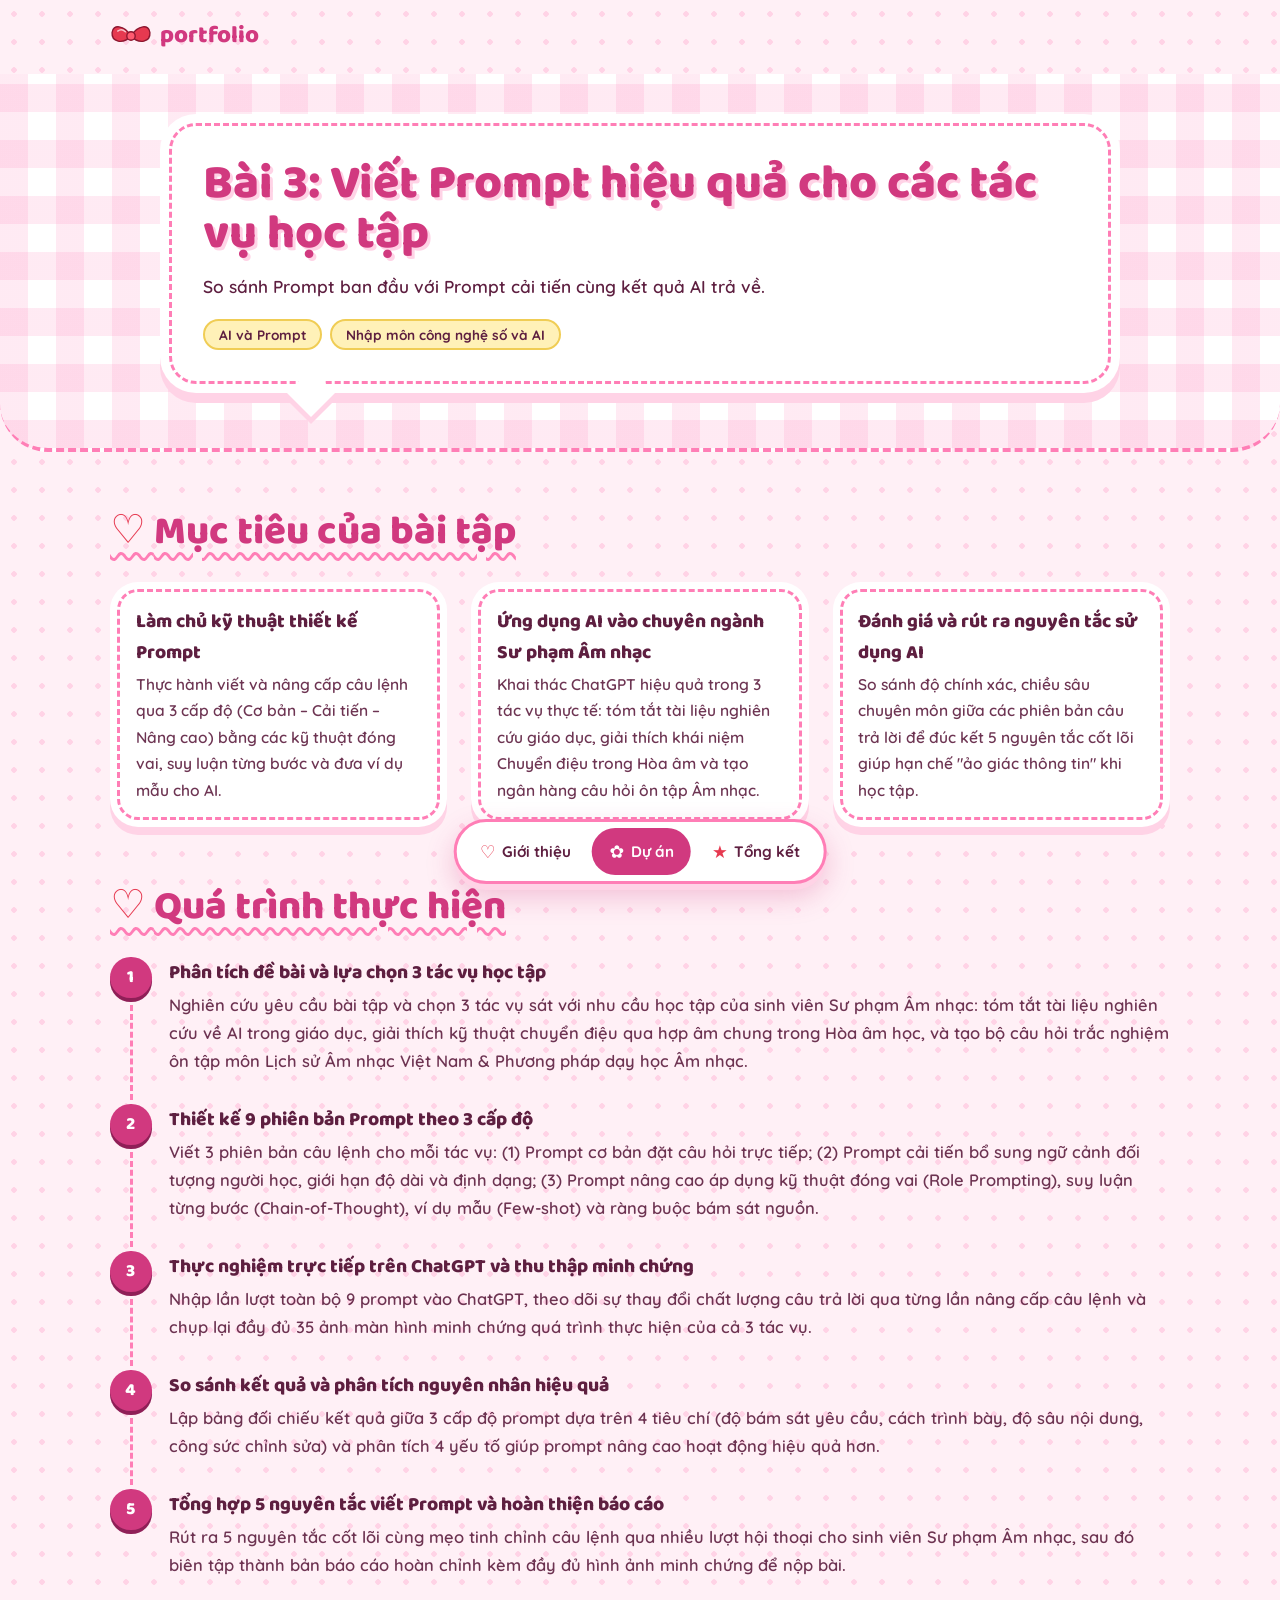
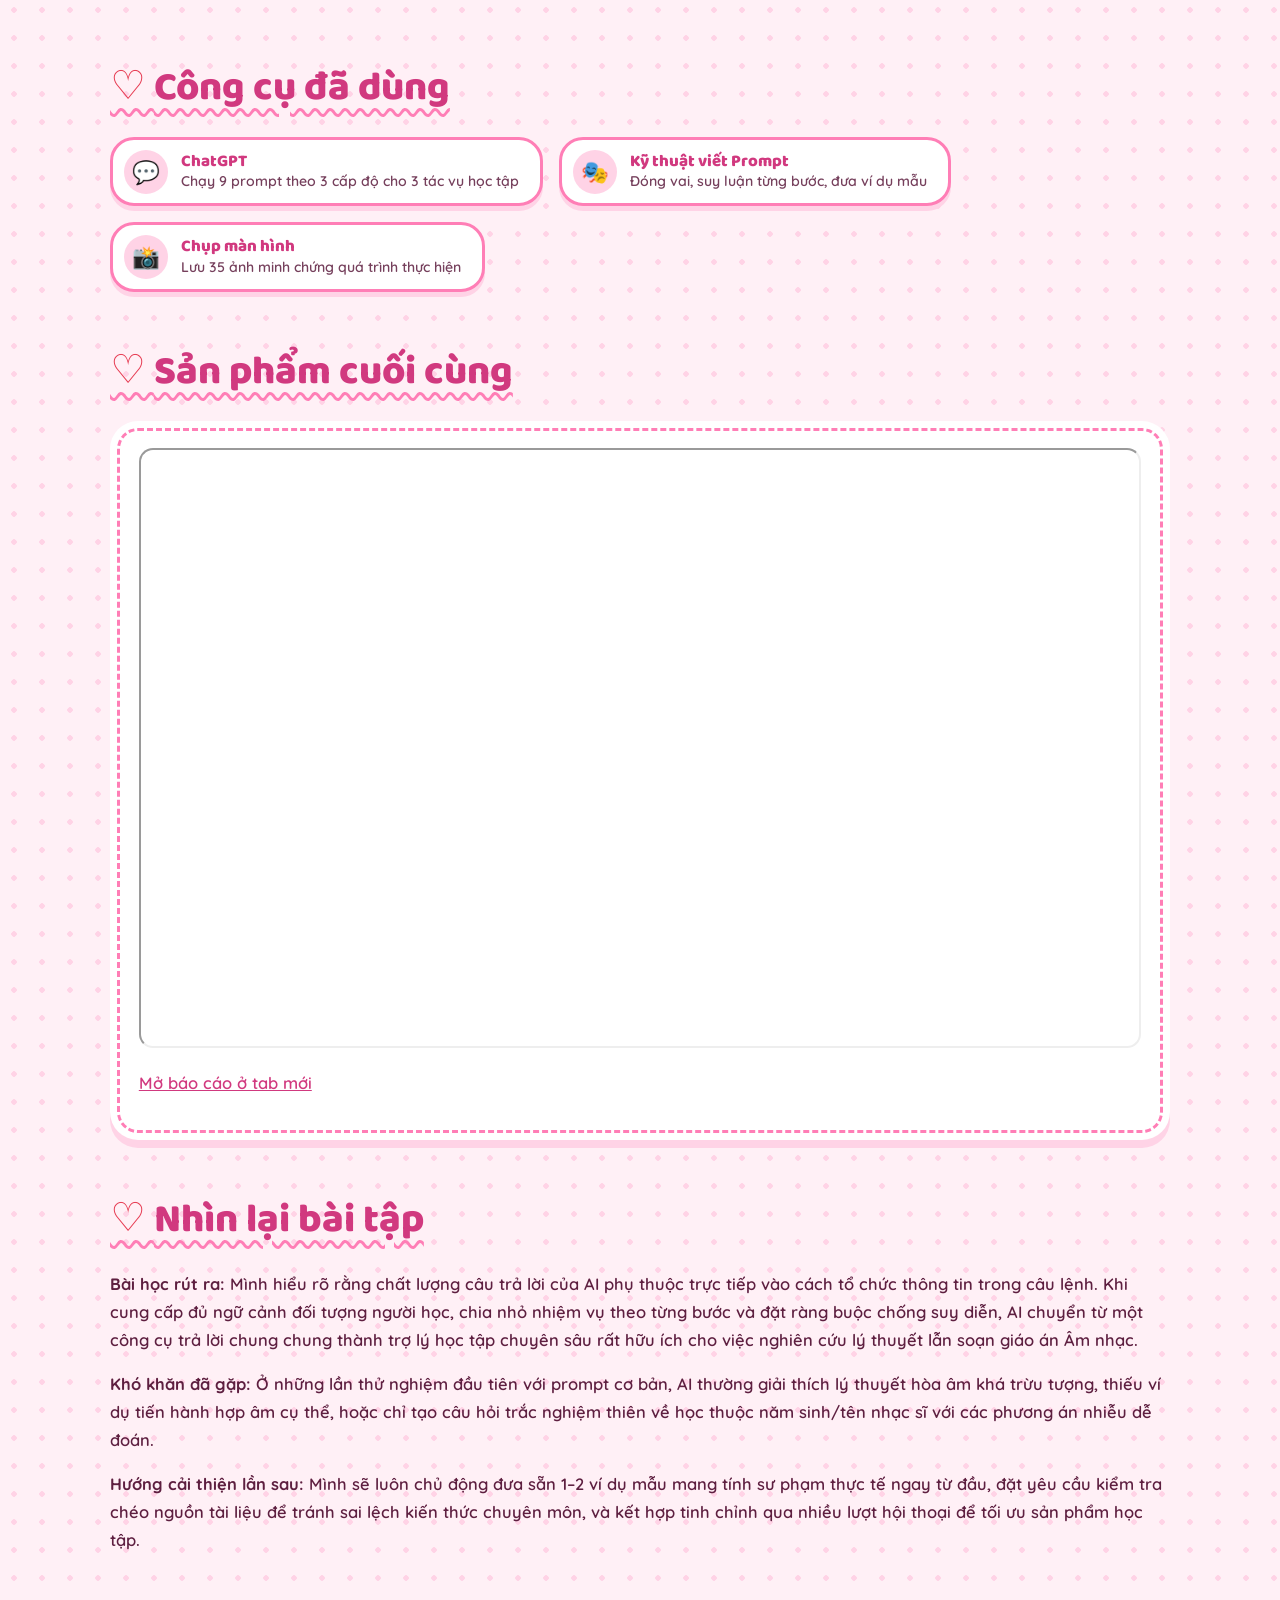
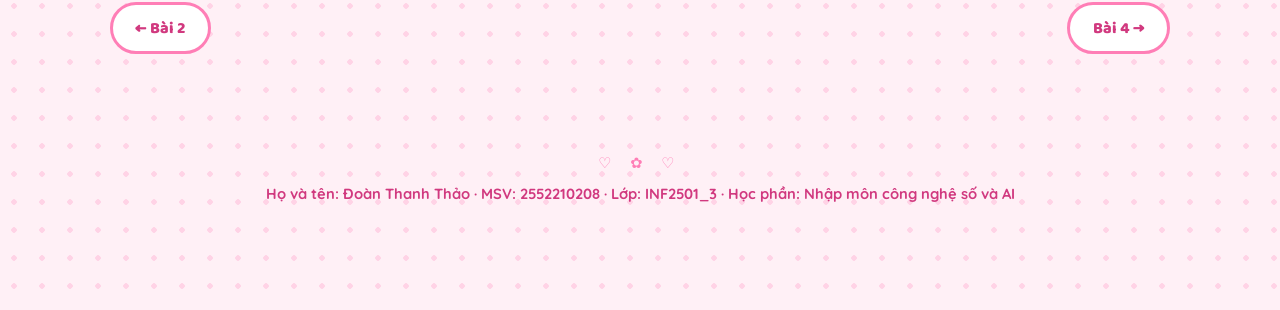
<file: bai-3.html>
<!DOCTYPE html>
<html lang="vi">
<head>
<meta charset="UTF-8">
<meta name="viewport" content="width=device-width, initial-scale=1">
<link rel="preconnect" href="https://fonts.googleapis.com">
<link rel="preconnect" href="https://fonts.gstatic.com" crossorigin>
<link href="https://fonts.googleapis.com/css2?family=Baloo+2:wght@700;800&family=Quicksand:wght@600;700&display=swap" rel="stylesheet">
<link rel="stylesheet" href="style.css">
<meta name="description" content="Bài tập 3: Viết Prompt hiệu quả cho các tác vụ học tập. Mục tiêu, quá trình thực hiện và sản phẩm cuối cùng.">
<title>Bài 3: Viết Prompt hiệu quả cho các tác vụ học tập – E-Portfolio</title>
</head>
<body>
<header id="site-header"></header>
<main>
  <div class="gingham pagehead"><div class="name-card"><h1>Bài 3: Viết Prompt hiệu quả cho các tác vụ học tập</h1><p>So sánh Prompt ban đầu với Prompt cải tiến cùng kết quả AI trả về.</p><div class="tags"><span class="tag">AI và Prompt</span><span class="tag">Nhập môn công nghệ số và AI</span></div></div></div>
  <div class="wrap">
    <section id="muc-tieu"><h2>Mục tiêu của bài tập</h2>
      <ul class="cards"><li><h3>Làm chủ kỹ thuật thiết kế Prompt</h3><p>Thực hành viết và nâng cấp câu lệnh qua 3 cấp độ (Cơ bản – Cải tiến – Nâng cao) bằng các kỹ thuật đóng vai, suy luận từng bước và đưa ví dụ mẫu cho AI.</p>
      </li><li><h3>Ứng dụng AI vào chuyên ngành Sư phạm Âm nhạc</h3><p>Khai thác ChatGPT hiệu quả trong 3 tác vụ thực tế: tóm tắt tài liệu nghiên cứu giáo dục, giải thích khái niệm Chuyển điệu trong Hòa âm và tạo ngân hàng câu hỏi ôn tập Âm nhạc.</p></li>
      <li><h3>Đánh giá và rút ra nguyên tắc sử dụng AI</h3><p>So sánh độ chính xác, chiều sâu chuyên môn giữa các phiên bản câu trả lời để đúc kết 5 nguyên tắc cốt lõi giúp hạn chế "ảo giác thông tin" khi học tập.</p></li></ul>
    </section>
    <section id="qua-trinh"><h2>Quá trình thực hiện</h2>
      <ol class="steps">
        <li>
  <h3>Phân tích đề bài và lựa chọn 3 tác vụ học tập</h3>
  <p>Nghiên cứu yêu cầu bài tập và chọn 3 tác vụ sát với nhu cầu học tập của sinh viên Sư phạm Âm nhạc: tóm tắt tài liệu nghiên cứu về AI trong giáo dục, giải thích kỹ thuật chuyển điệu qua hợp âm chung trong Hòa âm học, và tạo bộ câu hỏi trắc nghiệm ôn tập môn Lịch sử Âm nhạc Việt Nam &amp; Phương pháp dạy học Âm nhạc.</p>
</li>
<li>
  <h3>Thiết kế 9 phiên bản Prompt theo 3 cấp độ</h3>
  <p>Viết 3 phiên bản câu lệnh cho mỗi tác vụ: (1) Prompt cơ bản đặt câu hỏi trực tiếp; (2) Prompt cải tiến bổ sung ngữ cảnh đối tượng người học, giới hạn độ dài và định dạng; (3) Prompt nâng cao áp dụng kỹ thuật đóng vai (Role Prompting), suy luận từng bước (Chain-of-Thought), ví dụ mẫu (Few-shot) và ràng buộc bám sát nguồn.</p>
</li>
<li>
  <h3>Thực nghiệm trực tiếp trên ChatGPT và thu thập minh chứng</h3>
  <p>Nhập lần lượt toàn bộ 9 prompt vào ChatGPT, theo dõi sự thay đổi chất lượng câu trả lời qua từng lần nâng cấp câu lệnh và chụp lại đầy đủ 35 ảnh màn hình minh chứng quá trình thực hiện của cả 3 tác vụ.</p>
</li>
<li>
  <h3>So sánh kết quả và phân tích nguyên nhân hiệu quả</h3>
  <p>Lập bảng đối chiếu kết quả giữa 3 cấp độ prompt dựa trên 4 tiêu chí (độ bám sát yêu cầu, cách trình bày, độ sâu nội dung, công sức chỉnh sửa) và phân tích 4 yếu tố giúp prompt nâng cao hoạt động hiệu quả hơn.</p>
</li>
<li>
  <h3>Tổng hợp 5 nguyên tắc viết Prompt và hoàn thiện báo cáo</h3>
  <p>Rút ra 5 nguyên tắc cốt lõi cùng mẹo tinh chỉnh câu lệnh qua nhiều lượt hội thoại cho sinh viên Sư phạm Âm nhạc, sau đó biên tập thành bản báo cáo hoàn chỉnh kèm đầy đủ hình ảnh minh chứng để nộp bài.</p>
</li>
      </ol>
    </section>
    <section id="cong-cu-su-dung"><h2>Công cụ đã dùng</h2>
  <ul class="usedtools">
    <li><span class="ti">💬</span><div><b>ChatGPT</b><small>Chạy 9 prompt theo 3 cấp độ cho 3 tác vụ học tập</small></div></li>
    <li><span class="ti">🎭</span><div><b>Kỹ thuật viết Prompt</b><small>Đóng vai, suy luận từng bước, đưa ví dụ mẫu</small></div></li>
    <li><span class="ti">📸</span><div><b>Chụp màn hình</b><small>Lưu 35 ảnh minh chứng quá trình thực hiện</small></div></li>
  </ul>
</section>
    <section id="san-pham"><h2>Sản phẩm cuối cùng</h2>
      <div class="box">
         <iframe
        src="image/bai3.pdf"
        width="100%"
        height="600px">
    </iframe>
    <p style="margin-top:.8rem"><a href="image/bai3.pdf">Mở báo cáo ở tab mới</a></p>
      </div>
    </section>
    <section id="nhin-lai"><h2>Nhìn lại bài tập</h2><p><b>Bài học rút ra:</b> Mình hiểu rõ rằng chất lượng câu trả lời của AI phụ thuộc trực tiếp vào cách tổ chức thông tin trong câu lệnh. Khi cung cấp đủ ngữ cảnh đối tượng người học, chia nhỏ nhiệm vụ theo từng bước và đặt ràng buộc chống suy diễn, AI chuyển từ một công cụ trả lời chung chung thành trợ lý học tập chuyên sâu rất hữu ích cho việc nghiên cứu lý thuyết lẫn soạn giáo án Âm nhạc.</p>
    <p><b>Khó khăn đã gặp:</b> Ở những lần thử nghiệm đầu tiên với prompt cơ bản, AI thường giải thích lý thuyết hòa âm khá trừu tượng, thiếu ví dụ tiến hành hợp âm cụ thể, hoặc chỉ tạo câu hỏi trắc nghiệm thiên về học thuộc năm sinh/tên nhạc sĩ với các phương án nhiễu dễ đoán.</p>
    <p><b>Hướng cải thiện lần sau:</b> Mình sẽ luôn chủ động đưa sẵn 1–2 ví dụ mẫu mang tính sư phạm thực tế ngay từ đầu, đặt yêu cầu kiểm tra chéo nguồn tài liệu để tránh sai lệch kiến thức chuyên môn, và kết hợp tinh chỉnh qua nhiều lượt hội thoại để tối ưu sản phẩm học tập.</p>
  </section>
    <nav class="pager" id="pager" aria-label="Chuyển bài"></nav>
  </div>
</main>
<footer id="site-footer"></footer>
<script src="site.js"></script>
</body>
</html>
</file>
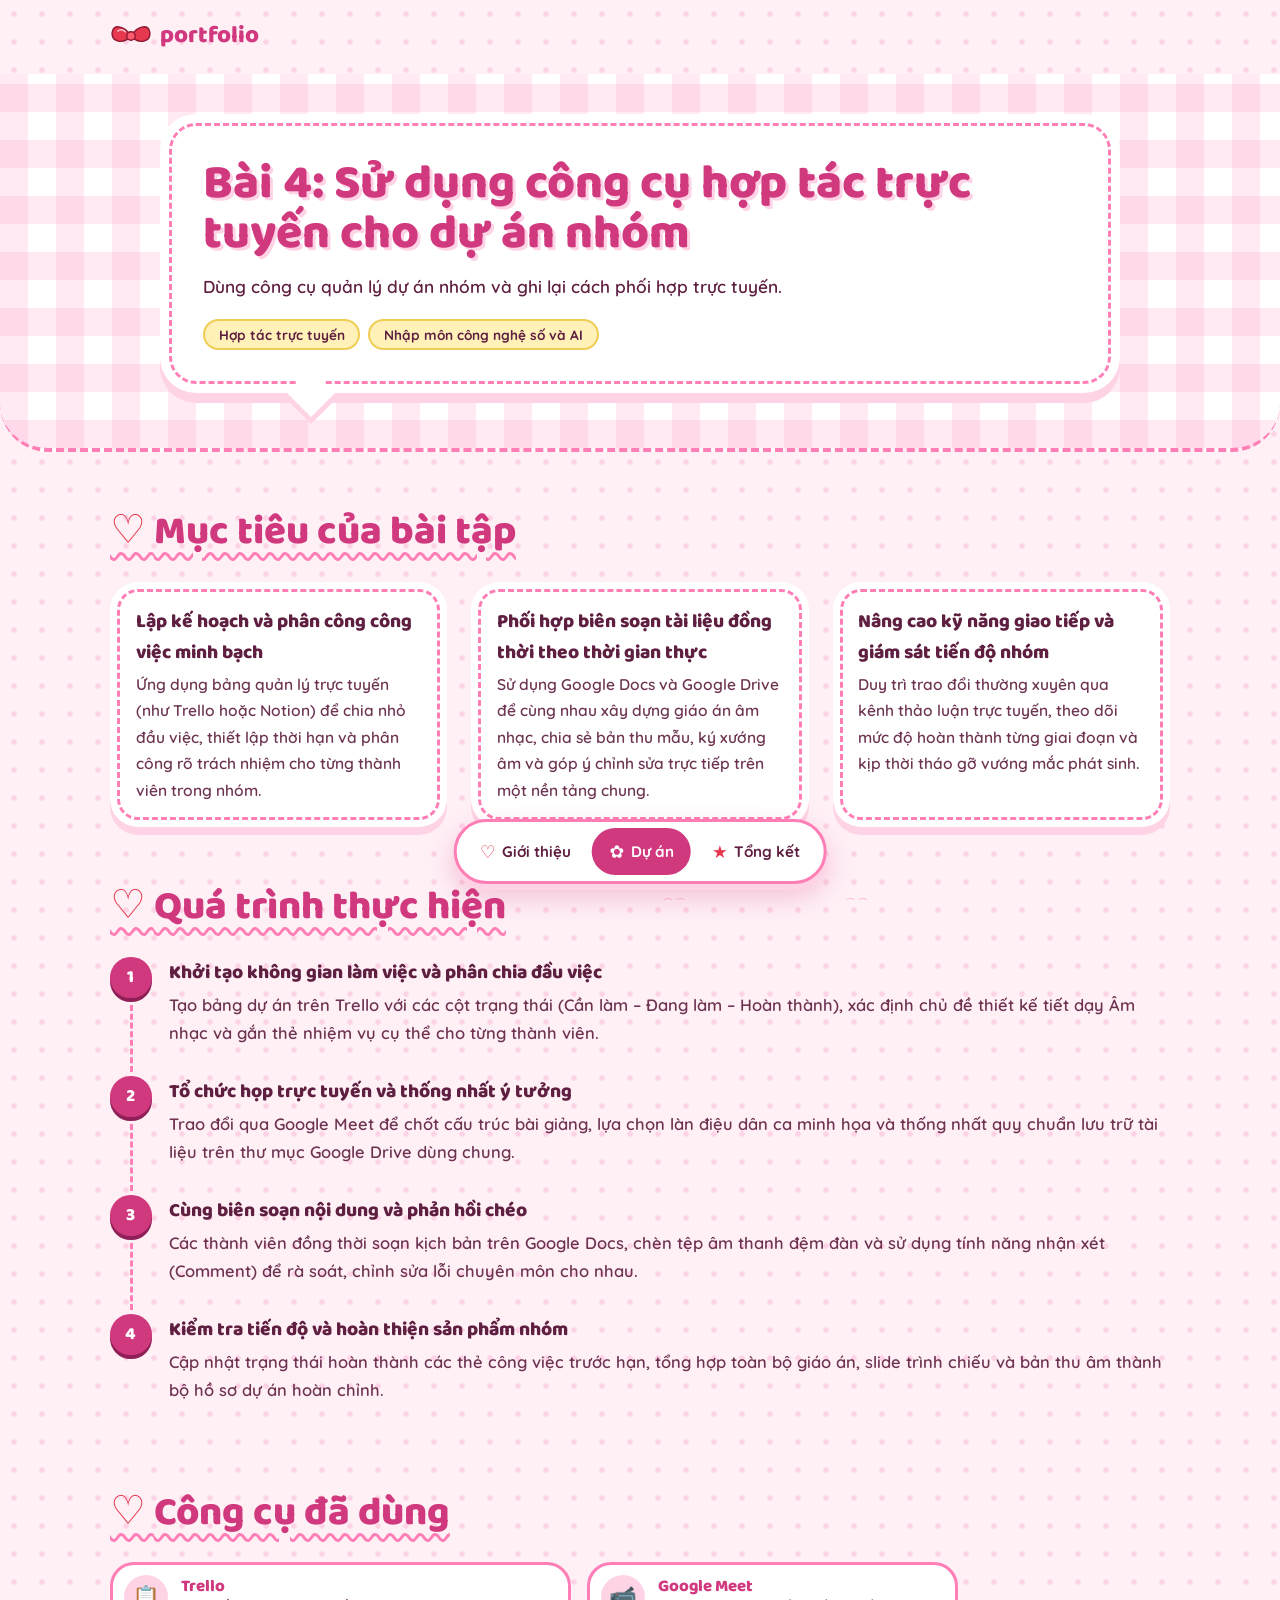
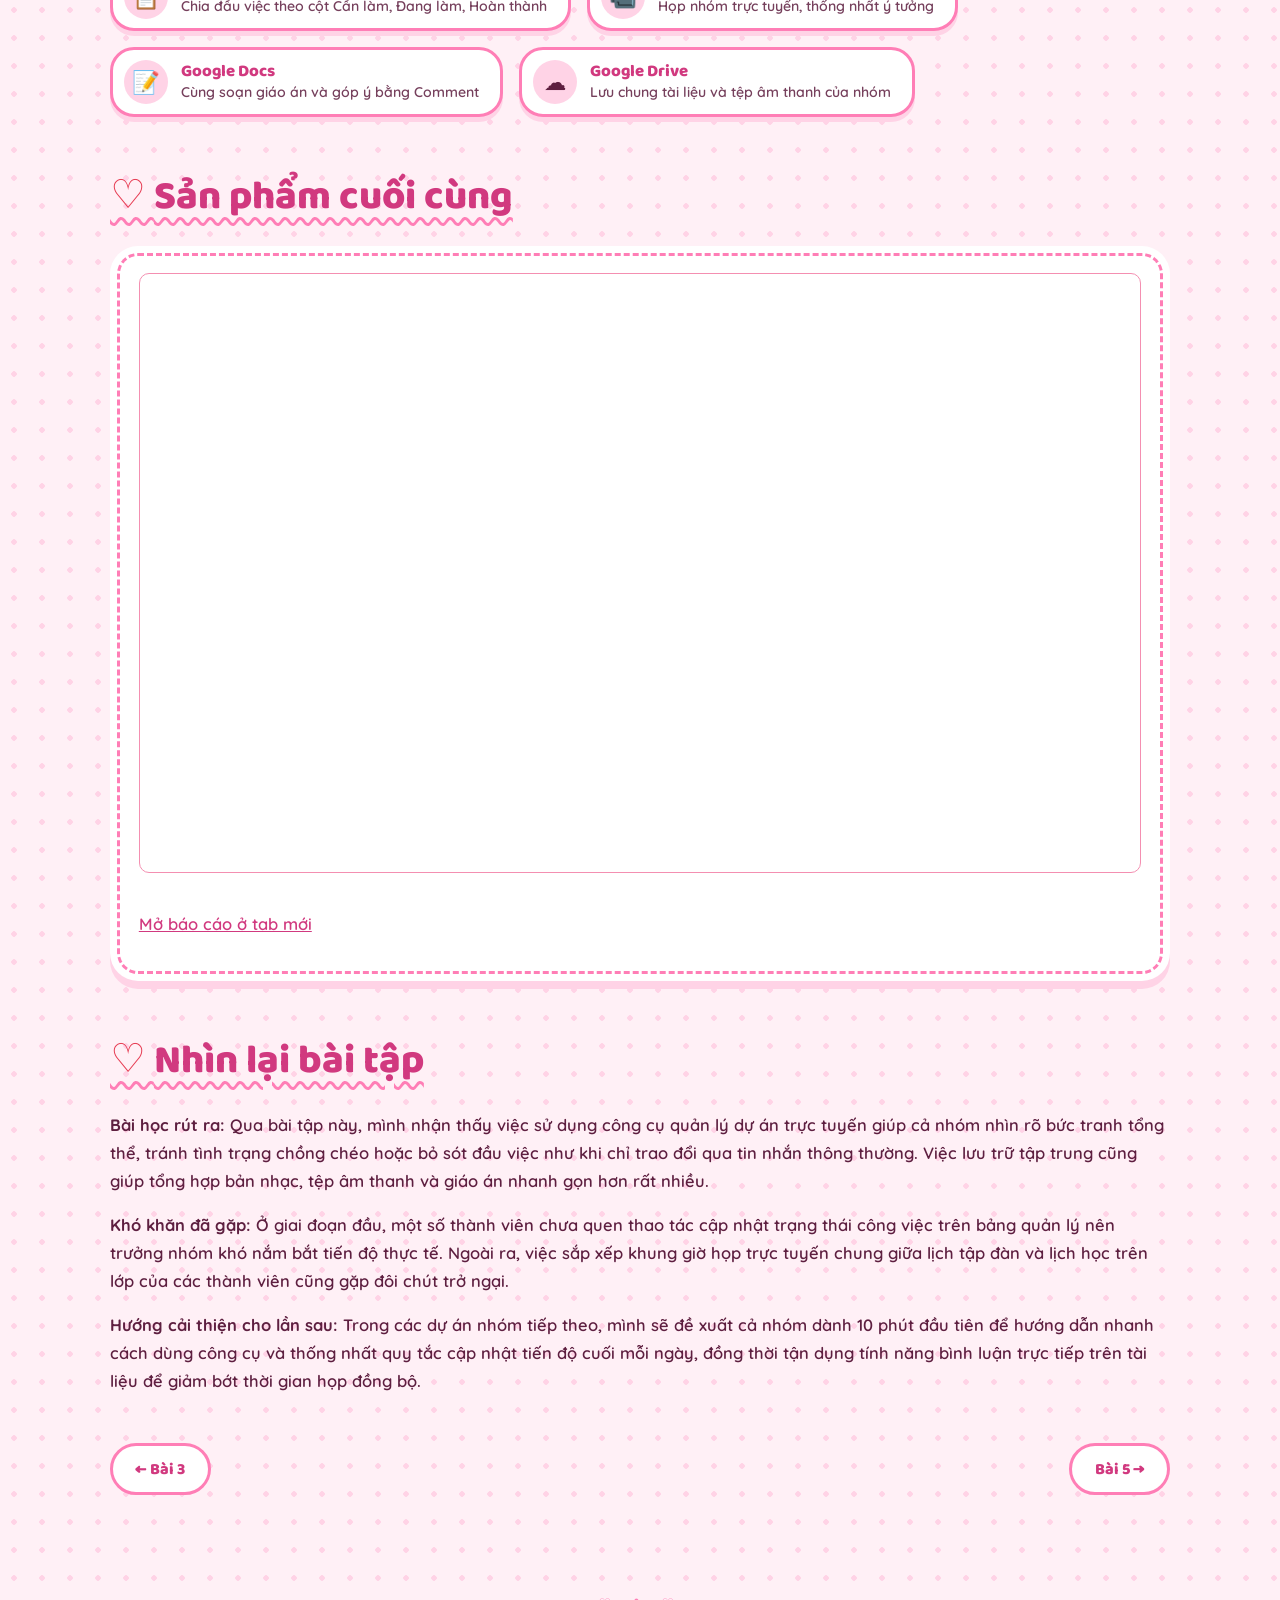
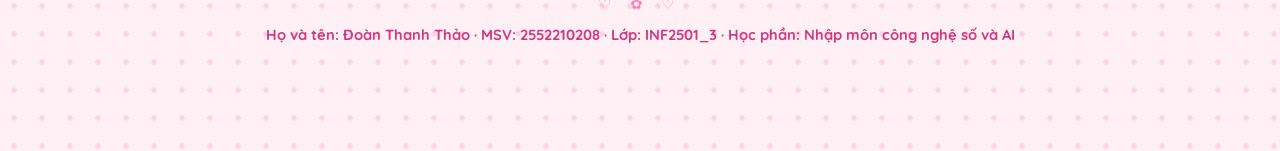
<file: bai-4.html>
<!DOCTYPE html>
<html lang="vi">
<head>
<meta charset="UTF-8">
<meta name="viewport" content="width=device-width, initial-scale=1">
<link rel="preconnect" href="https://fonts.googleapis.com">
<link rel="preconnect" href="https://fonts.gstatic.com" crossorigin>
<link href="https://fonts.googleapis.com/css2?family=Baloo+2:wght@700;800&family=Quicksand:wght@600;700&display=swap" rel="stylesheet">
<link rel="stylesheet" href="style.css">
<meta name="description" content="Bài tập 4: Sử dụng công cụ hợp tác trực tuyến cho dự án nhóm. Mục tiêu, quá trình thực hiện và sản phẩm cuối cùng.">
<title>Bài 4: Sử dụng công cụ hợp tác trực tuyến cho dự án nhóm – E-Portfolio</title>
</head>
<body>
<header id="site-header"></header>

<main>
  <div class="gingham pagehead"><div class="name-card"><h1>Bài 4: Sử dụng công cụ hợp tác trực tuyến cho dự án nhóm</h1><p>Dùng công cụ quản lý dự án nhóm và ghi lại cách phối hợp trực tuyến.</p><div class="tags"><span class="tag">Hợp tác trực tuyến</span><span class="tag">Nhập môn công nghệ số và AI</span></div></div></div>
  <div class="wrap">
    <section id="muc-tieu"><h2>Mục tiêu của bài tập</h2>
      <ul class="cards">
        <li>
  <h3>Lập kế hoạch và phân công công việc minh bạch</h3>
  <p>Ứng dụng bảng quản lý trực tuyến (như Trello hoặc Notion) để chia nhỏ đầu việc, thiết lập thời hạn và phân công rõ trách nhiệm cho từng thành viên trong nhóm.</p>
</li>
<li>
  <h3>Phối hợp biên soạn tài liệu đồng thời theo thời gian thực</h3>
  <p>Sử dụng Google Docs và Google Drive để cùng nhau xây dựng giáo án âm nhạc, chia sẻ bản thu mẫu, ký xướng âm và góp ý chỉnh sửa trực tiếp trên một nền tảng chung.</p>
</li>
<li>
  <h3>Nâng cao kỹ năng giao tiếp và giám sát tiến độ nhóm</h3>
  <p>Duy trì trao đổi thường xuyên qua kênh thảo luận trực tuyến, theo dõi mức độ hoàn thành từng giai đoạn và kịp thời tháo gỡ vướng mắc phát sinh.</p>
</li>
      </ul>
    </section>
    <section id="qua-trinh"><h2>Quá trình thực hiện</h2>
      <ol class="steps">
        <li>
  <h3>Khởi tạo không gian làm việc và phân chia đầu việc</h3>
  <p>Tạo bảng dự án trên Trello với các cột trạng thái (Cần làm – Đang làm – Hoàn thành), xác định chủ đề thiết kế tiết dạy Âm nhạc và gắn thẻ nhiệm vụ cụ thể cho từng thành viên.</p>
</li>
<li>
  <h3>Tổ chức họp trực tuyến và thống nhất ý tưởng</h3>
  <p>Trao đổi qua Google Meet để chốt cấu trúc bài giảng, lựa chọn làn điệu dân ca minh họa và thống nhất quy chuẩn lưu trữ tài liệu trên thư mục Google Drive dùng chung.</p>
</li>
<li>
  <h3>Cùng biên soạn nội dung và phản hồi chéo</h3>
  <p>Các thành viên đồng thời soạn kịch bản trên Google Docs, chèn tệp âm thanh đệm đàn và sử dụng tính năng nhận xét (Comment) để rà soát, chỉnh sửa lỗi chuyên môn cho nhau.</p>
</li>
<li>
  <h3>Kiểm tra tiến độ và hoàn thiện sản phẩm nhóm</h3>
  <p>Cập nhật trạng thái hoàn thành các thẻ công việc trước hạn, tổng hợp toàn bộ giáo án, slide trình chiếu và bản thu âm thành bộ hồ sơ dự án hoàn chỉnh.</p>
</li>
      </ol>
    </section>
    <section id="cong-cu-su-dung"><h2>Công cụ đã dùng</h2>
  <ul class="usedtools">
    <li><span class="ti">📋</span><div><b>Trello</b><small>Chia đầu việc theo cột Cần làm, Đang làm, Hoàn thành</small></div></li>
    <li><span class="ti">📹</span><div><b>Google Meet</b><small>Họp nhóm trực tuyến, thống nhất ý tưởng</small></div></li>
    <li><span class="ti">📝</span><div><b>Google Docs</b><small>Cùng soạn giáo án và góp ý bằng Comment</small></div></li>
    <li><span class="ti">☁️</span><div><b>Google Drive</b><small>Lưu chung tài liệu và tệp âm thanh của nhóm</small></div></li>
  </ul>
</section>
    <section id="san-pham"><h2>Sản phẩm cuối cùng</h2>
      <div class="box">
        <iframe 
    src="image/bai4.pdf" 
    width="100%" 
    height="600px" 
    style="border: 1px solid #f48fb1; border-radius: 10px; margin-bottom: 16px;">
  </iframe>
  <p style="margin-top:.8rem"><a href="image/bai4.pdf">Mở báo cáo ở tab mới</a></p>
      </div>
    </section>
    <section id="nhin-lai"><h2>Nhìn lại bài tập</h2><p><b>Bài học rút ra:</b> Qua bài tập này, mình nhận thấy việc sử dụng công cụ quản lý dự án trực tuyến giúp cả nhóm nhìn rõ bức tranh tổng thể, tránh tình trạng chồng chéo hoặc bỏ sót đầu việc như khi chỉ trao đổi qua tin nhắn thông thường. Việc lưu trữ tập trung cũng giúp tổng hợp bản nhạc, tệp âm thanh và giáo án nhanh gọn hơn rất nhiều.</p>
    <p><b>Khó khăn đã gặp:</b> Ở giai đoạn đầu, một số thành viên chưa quen thao tác cập nhật trạng thái công việc trên bảng quản lý nên trưởng nhóm khó nắm bắt tiến độ thực tế. Ngoài ra, việc sắp xếp khung giờ họp trực tuyến chung giữa lịch tập đàn và lịch học trên lớp của các thành viên cũng gặp đôi chút trở ngại.</p>
    <p><b>Hướng cải thiện cho lần sau:</b> Trong các dự án nhóm tiếp theo, mình sẽ đề xuất cả nhóm dành 10 phút đầu tiên để hướng dẫn nhanh cách dùng công cụ và thống nhất quy tắc cập nhật tiến độ cuối mỗi ngày, đồng thời tận dụng tính năng bình luận trực tiếp trên tài liệu để giảm bớt thời gian họp đồng bộ.</p>  
  </section>
    <nav class="pager" id="pager" aria-label="Chuyển bài"></nav>
  </div>
</main>
<footer id="site-footer"></footer>
<script src="site.js"></script>
</body>
</html>
</file>
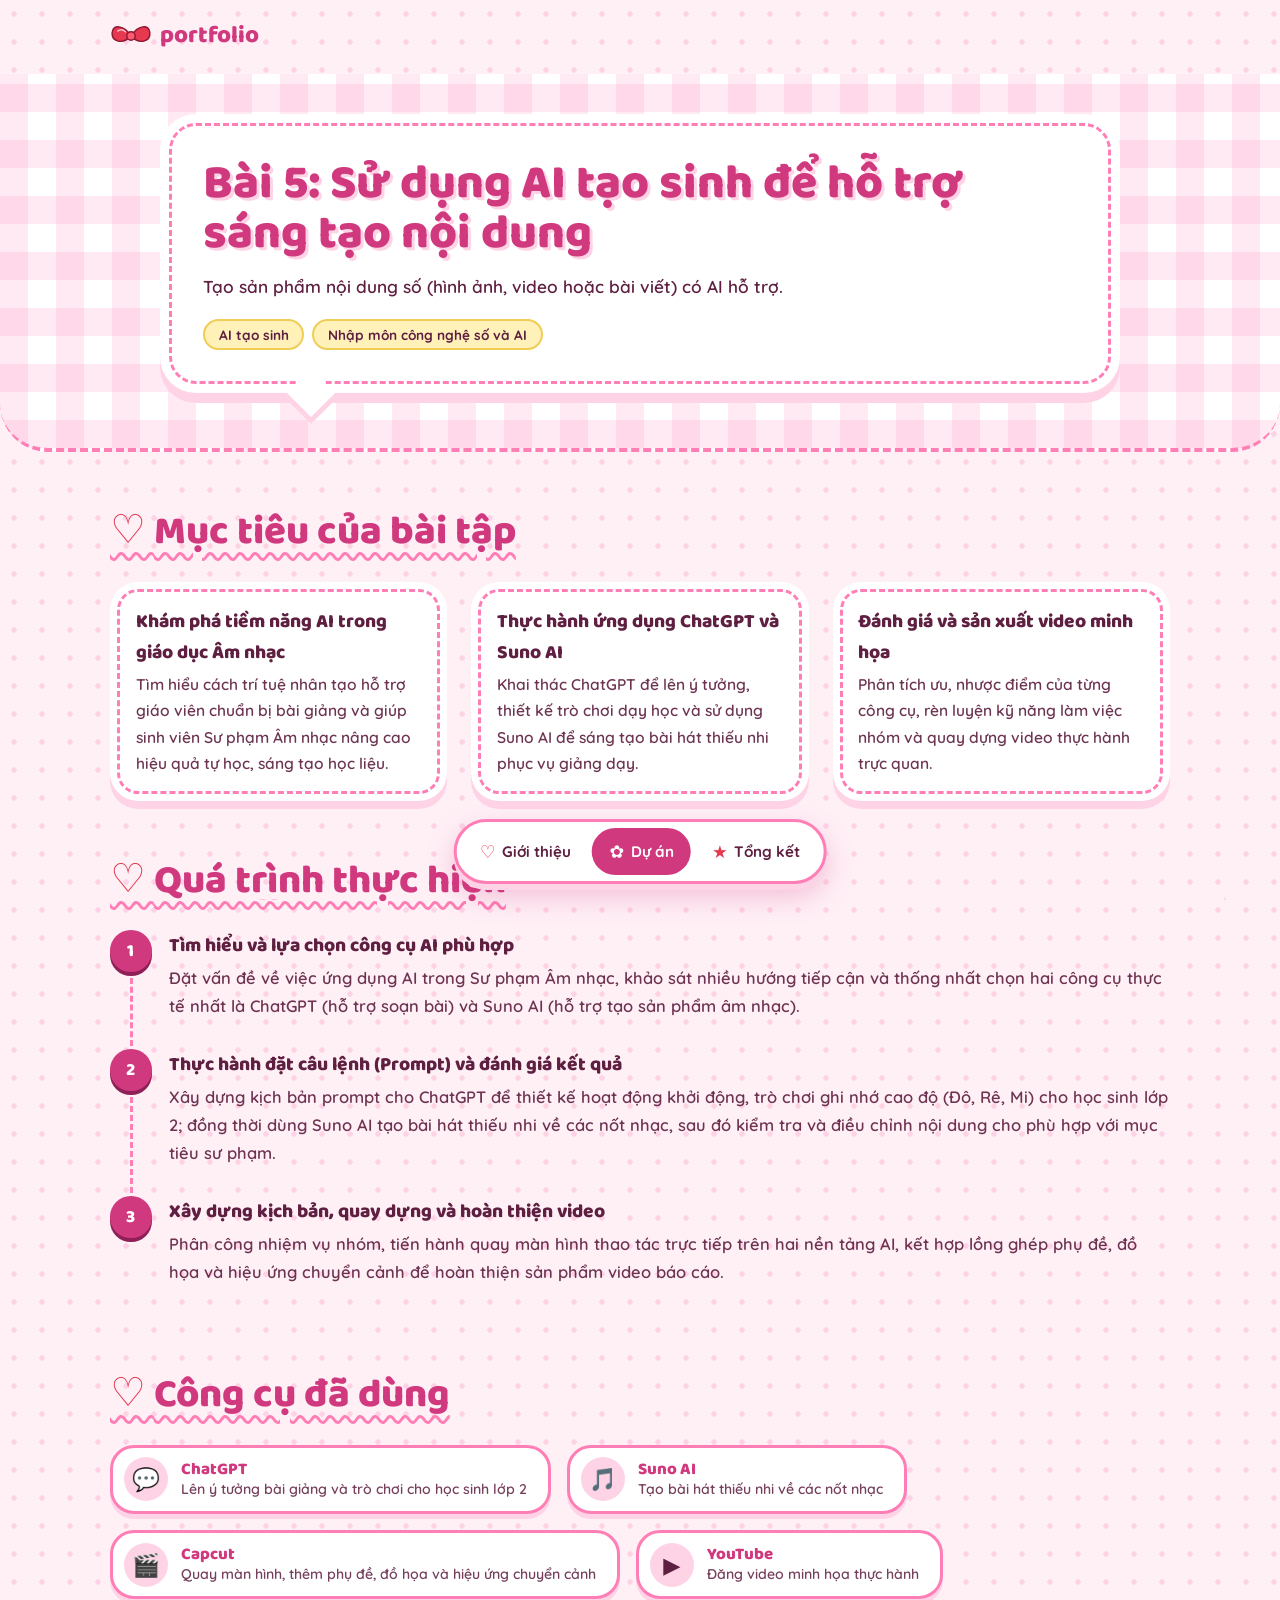
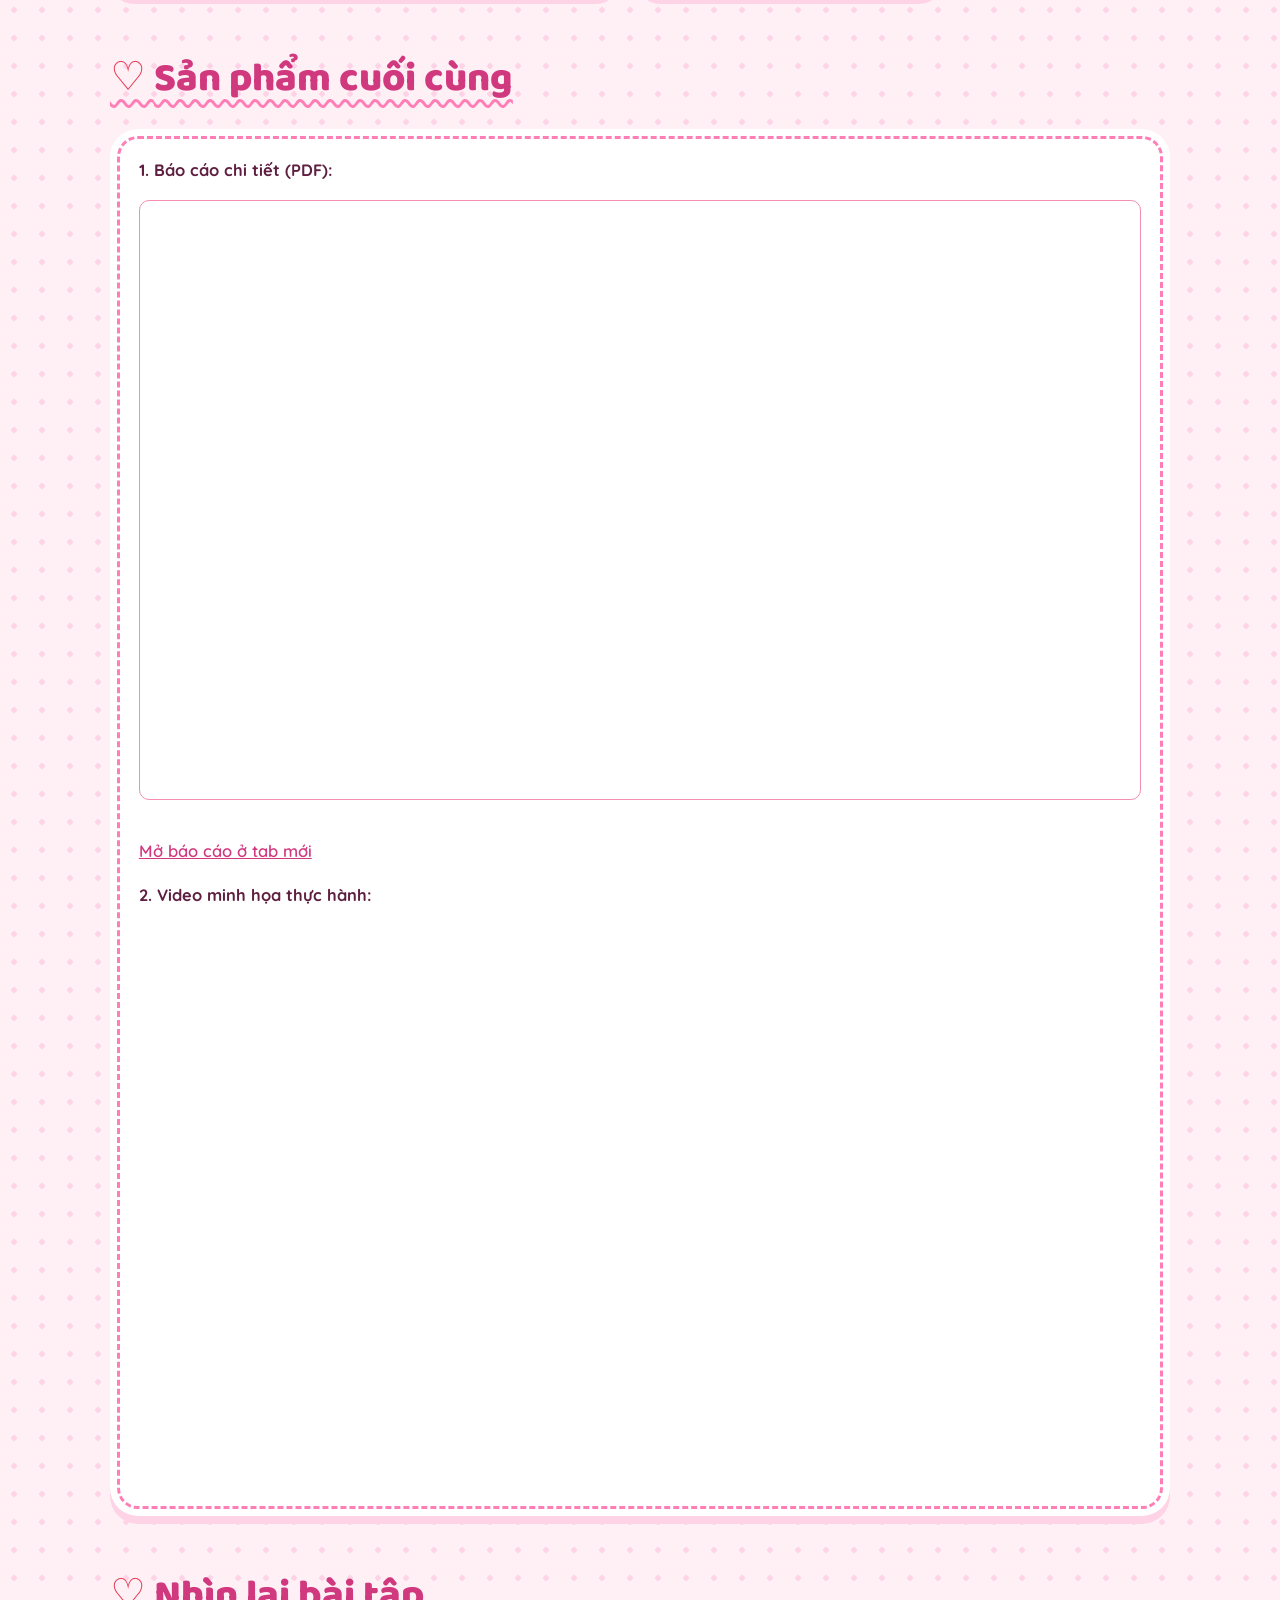
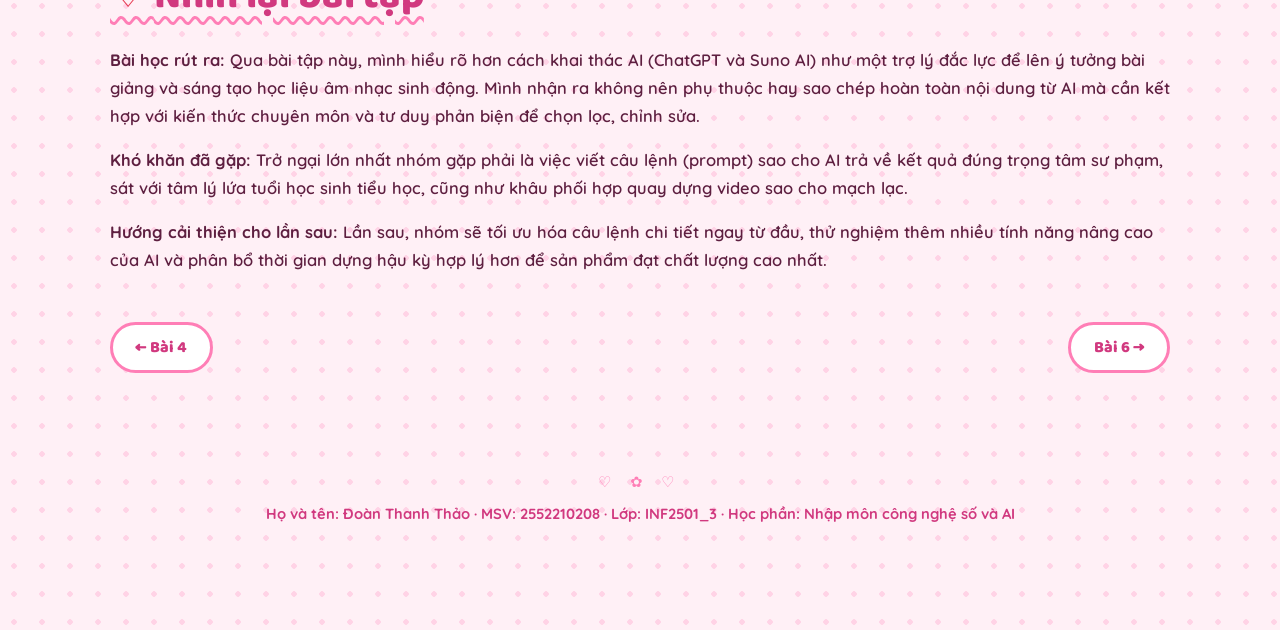
<file: bai-5.html>
<!DOCTYPE html>
<html lang="vi">
<head>
<meta charset="UTF-8">
<meta name="viewport" content="width=device-width, initial-scale=1">
<link rel="preconnect" href="https://fonts.googleapis.com">
<link rel="preconnect" href="https://fonts.gstatic.com" crossorigin>
<link href="https://fonts.googleapis.com/css2?family=Baloo+2:wght@700;800&family=Quicksand:wght@600;700&display=swap" rel="stylesheet">
<link rel="stylesheet" href="style.css">
<meta name="description" content="Bài tập 5: Sử dụng AI tạo sinh để hỗ trợ sáng tạo nội dung. Mục tiêu, quá trình thực hiện và sản phẩm cuối cùng.">
<title>Bài 5: Sử dụng AI tạo sinh để hỗ trợ sáng tạo nội dung – E-Portfolio</title>
</head>
<body>
<header id="site-header"></header>

<main>
  <div class="gingham pagehead">
    <div class="name-card">
      <h1>Bài 5: Sử dụng AI tạo sinh để hỗ trợ sáng tạo nội dung</h1>
      <p>Tạo sản phẩm nội dung số (hình ảnh, video hoặc bài viết) có AI hỗ trợ.</p>
      <div class="tags">
        <span class="tag">AI tạo sinh</span>
        <span class="tag">Nhập môn công nghệ số và AI</span>
      </div>
    </div>
  </div>

  <div class="wrap">
    <section id="muc-tieu">
      <h2>Mục tiêu của bài tập</h2>
      <ul class="cards">
        <li>
          <h3>Khám phá tiềm năng AI trong giáo dục Âm nhạc</h3>
          <p>Tìm hiểu cách trí tuệ nhân tạo hỗ trợ giáo viên chuẩn bị bài giảng và giúp sinh viên Sư phạm Âm nhạc nâng cao hiệu quả tự học, sáng tạo học liệu.</p>
        </li>
        <li>
          <h3>Thực hành ứng dụng ChatGPT và Suno AI</h3>
          <p>Khai thác ChatGPT để lên ý tưởng, thiết kế trò chơi dạy học và sử dụng Suno AI để sáng tạo bài hát thiếu nhi phục vụ giảng dạy.</p>
        </li>
        <li>
          <h3>Đánh giá và sản xuất video minh họa</h3>
          <p>Phân tích ưu, nhược điểm của từng công cụ, rèn luyện kỹ năng làm việc nhóm và quay dựng video thực hành trực quan.</p>
        </li>
      </ul>
    </section>

    <section id="qua-trinh">
      <h2>Quá trình thực hiện</h2>
      <ol class="steps">
        <li>
          <h3>Tìm hiểu và lựa chọn công cụ AI phù hợp</h3>
          <p>Đặt vấn đề về việc ứng dụng AI trong Sư phạm Âm nhạc, khảo sát nhiều hướng tiếp cận và thống nhất chọn hai công cụ thực tế nhất là ChatGPT (hỗ trợ soạn bài) và Suno AI (hỗ trợ tạo sản phẩm âm nhạc).</p>
        </li>
        <li>
          <h3>Thực hành đặt câu lệnh (Prompt) và đánh giá kết quả</h3>
          <p>Xây dựng kịch bản prompt cho ChatGPT để thiết kế hoạt động khởi động, trò chơi ghi nhớ cao độ (Đô, Rê, Mi) cho học sinh lớp 2; đồng thời dùng Suno AI tạo bài hát thiếu nhi về các nốt nhạc, sau đó kiểm tra và điều chỉnh nội dung cho phù hợp với mục tiêu sư phạm.</p>
        </li>
        <li>
          <h3>Xây dựng kịch bản, quay dựng và hoàn thiện video</h3>
          <p>Phân công nhiệm vụ nhóm, tiến hành quay màn hình thao tác trực tiếp trên hai nền tảng AI, kết hợp lồng ghép phụ đề, đồ họa và hiệu ứng chuyển cảnh để hoàn thiện sản phẩm video báo cáo.</p>
        </li>
      </ol>
    </section>
    <section id="cong-cu-su-dung"><h2>Công cụ đã dùng</h2>
  <ul class="usedtools">
    <li><span class="ti">💬</span><div><b>ChatGPT</b><small>Lên ý tưởng bài giảng và trò chơi cho học sinh lớp 2</small></div></li>
    <li><span class="ti">🎵</span><div><b>Suno AI</b><small>Tạo bài hát thiếu nhi về các nốt nhạc</small></div></li>
    <li><span class="ti">🎬</span><div><b>Capcut</b><small>Quay màn hình, thêm phụ đề, đồ họa và hiệu ứng chuyển cảnh</small></div></li>
    <li><span class="ti">▶️</span><div><b>YouTube</b><small>Đăng video minh họa thực hành</small></div></li>
  </ul>
</section>
    <section id="san-pham">
      <h2>Sản phẩm cuối cùng</h2>
      <div class="box">
        <!-- 1. NHÚNG FILE PDF -->
        <p><b>1. Báo cáo chi tiết (PDF):</b></p>
        <iframe 
          src="image/bai5.pdf" 
          width="100%" 
          height="600px" 
          style="border: 1px solid #f48fb1; border-radius: 10px; margin-bottom: 16px;">
        </iframe>
        <p style="margin-top:.8rem"><a href="image/bai5.pdf">Mở báo cáo ở tab mới</a></p>
        <!-- 2. NHÚNG VIDEO YOUTUBE -->
        <p><b>2. Video minh họa thực hành:</b></p>
        <div style="position: relative; padding-bottom: 56.25%; height: 0; overflow: hidden; border-radius: 10px;">
          <iframe 
            src="https://www.youtube.com/embed/94239npGW24" 
            title="Ứng dụng AI hỗ trợ soạn bài giảng và học tập trong lĩnh vực Âm nhạc"
            style="position: absolute; top: 0; left: 0; width: 100%; height: 100%; border: 0;"
            referrerpolicy="strict-origin-when-cross-origin"
            allow="accelerometer; autoplay; clipboard-write; encrypted-media; gyroscope; picture-in-picture; web-share" 
            allowfullscreen>
          </iframe>
        
        </div>
      </div>
    </section>

    <section id="nhin-lai">
      <h2>Nhìn lại bài tập</h2>
      <p><b>Bài học rút ra:</b> Qua bài tập này, mình hiểu rõ hơn cách khai thác AI (ChatGPT và Suno AI) như một trợ lý đắc lực để lên ý tưởng bài giảng và sáng tạo học liệu âm nhạc sinh động. Mình nhận ra không nên phụ thuộc hay sao chép hoàn toàn nội dung từ AI mà cần kết hợp với kiến thức chuyên môn và tư duy phản biện để chọn lọc, chỉnh sửa.</p>
      <p><b>Khó khăn đã gặp:</b> Trở ngại lớn nhất nhóm gặp phải là việc viết câu lệnh (prompt) sao cho AI trả về kết quả đúng trọng tâm sư phạm, sát với tâm lý lứa tuổi học sinh tiểu học, cũng như khâu phối hợp quay dựng video sao cho mạch lạc.</p>
      <p><b>Hướng cải thiện cho lần sau:</b> Lần sau, nhóm sẽ tối ưu hóa câu lệnh chi tiết ngay từ đầu, thử nghiệm thêm nhiều tính năng nâng cao của AI và phân bổ thời gian dựng hậu kỳ hợp lý hơn để sản phẩm đạt chất lượng cao nhất.</p>
    </section>

    <nav class="pager" id="pager" aria-label="Chuyển bài"></nav>
  </div>
</main>

<footer id="site-footer"></footer>
<script src="site.js"></script>
</body>
</html>
</file>
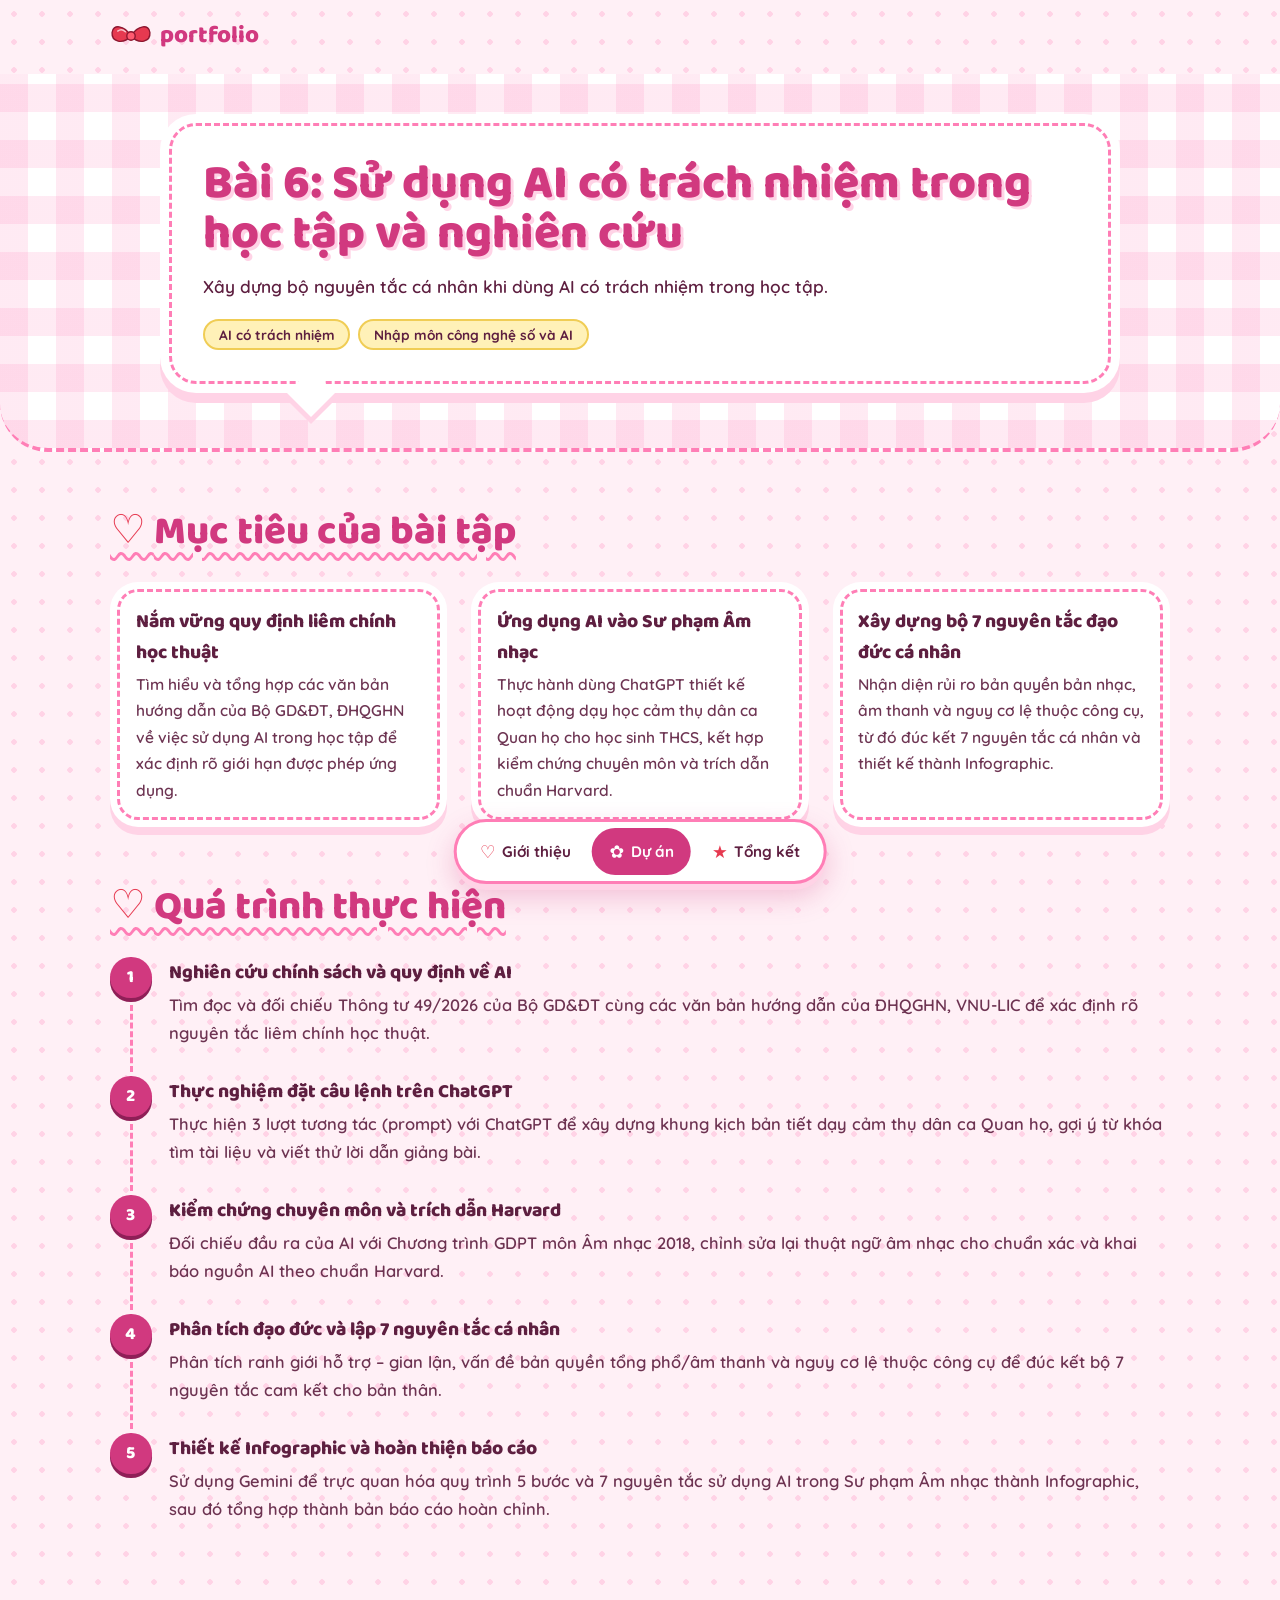
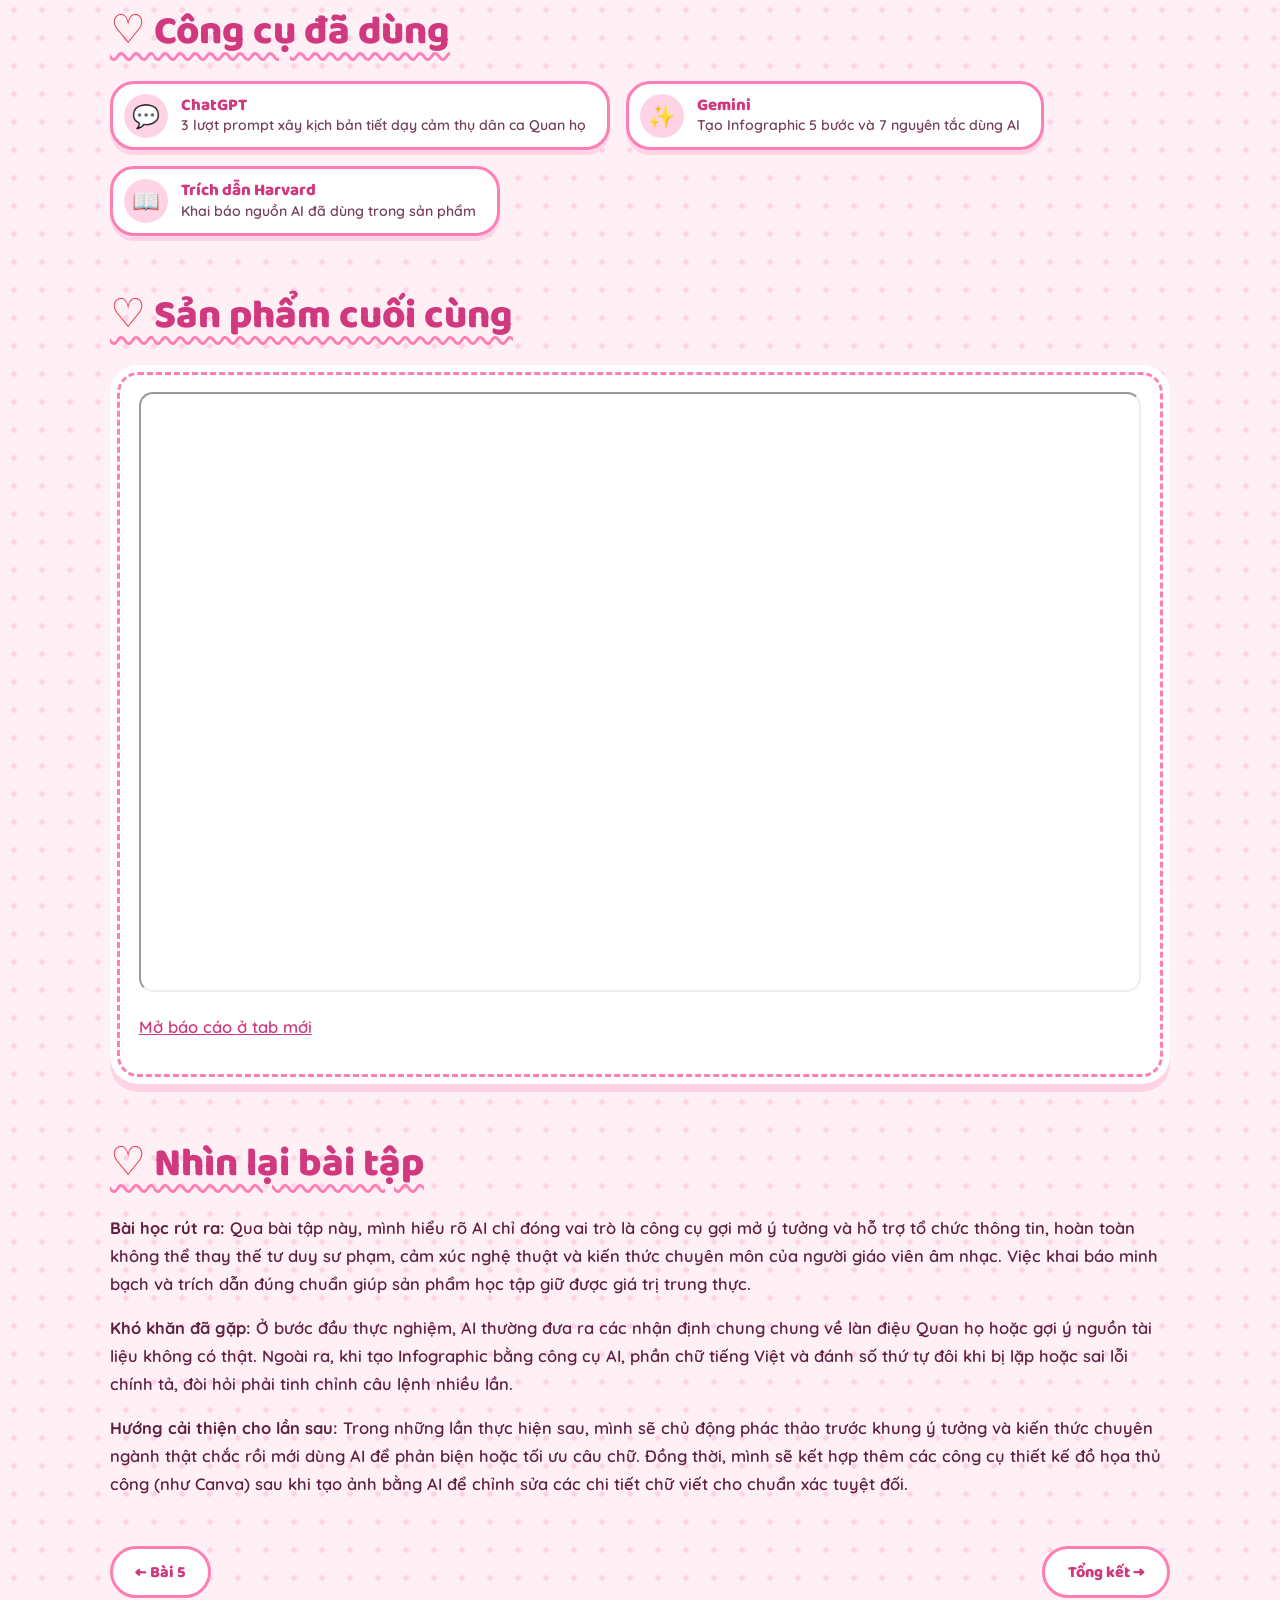
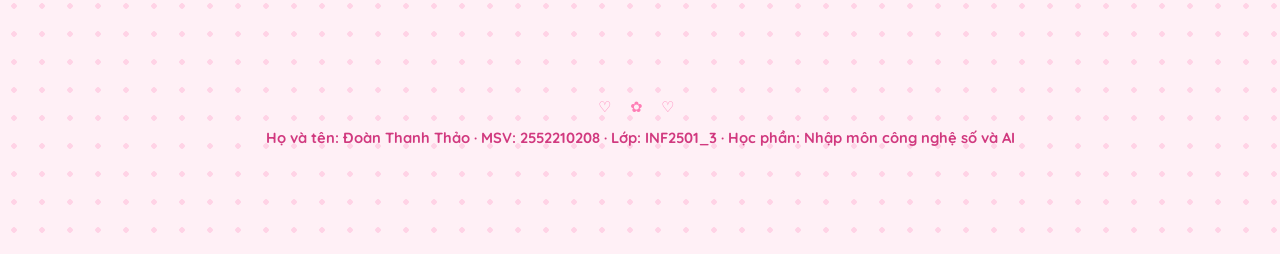
<file: bai-6.html>
<!DOCTYPE html>
<html lang="vi">
<head>
<meta charset="UTF-8">
<meta name="viewport" content="width=device-width, initial-scale=1">
<link rel="preconnect" href="https://fonts.googleapis.com">
<link rel="preconnect" href="https://fonts.gstatic.com" crossorigin>
<link href="https://fonts.googleapis.com/css2?family=Baloo+2:wght@700;800&family=Quicksand:wght@600;700&display=swap" rel="stylesheet">
<link rel="stylesheet" href="style.css">
<meta name="description" content="Bài tập 6: Sử dụng AI có trách nhiệm trong học tập và nghiên cứu. Mục tiêu, quá trình thực hiện và sản phẩm cuối cùng.">
<title>Bài 6: Sử dụng AI có trách nhiệm trong học tập và nghiên cứu – E-Portfolio</title>
</head>
<body>
<header id="site-header"></header>
<main>
  <div class="gingham pagehead"><div class="name-card"><h1>Bài 6: Sử dụng AI có trách nhiệm trong học tập và nghiên cứu</h1><p>Xây dựng bộ nguyên tắc cá nhân khi dùng AI có trách nhiệm trong học tập.</p><div class="tags"><span class="tag">AI có trách nhiệm</span><span class="tag">Nhập môn công nghệ số và AI</span></div></div></div>
  <div class="wrap">
    <section id="muc-tieu"><h2>Mục tiêu của bài tập</h2>
      <ul class="cards">
        <li>
  <h3>Nắm vững quy định liêm chính học thuật</h3>
  <p>Tìm hiểu và tổng hợp các văn bản hướng dẫn của Bộ GD&ĐT, ĐHQGHN về việc sử dụng AI trong học tập để xác định rõ giới hạn được phép ứng dụng.</p>
</li>
<li>
  <h3>Ứng dụng AI vào Sư phạm Âm nhạc</h3>
  <p>Thực hành dùng ChatGPT thiết kế hoạt động dạy học cảm thụ dân ca Quan họ cho học sinh THCS, kết hợp kiểm chứng chuyên môn và trích dẫn chuẩn Harvard.</p>
</li>
<li>
  <h3>Xây dựng bộ 7 nguyên tắc đạo đức cá nhân</h3>
  <p>Nhận diện rủi ro bản quyền bản nhạc, âm thanh và nguy cơ lệ thuộc công cụ, từ đó đúc kết 7 nguyên tắc cá nhân và thiết kế thành Infographic.</p>
</li>
      </ul>
    </section>
    <section id="qua-trinh"><h2>Quá trình thực hiện</h2>
      <ol class="steps">
        <li>
  <h3>Nghiên cứu chính sách và quy định về AI</h3>
  <p>Tìm đọc và đối chiếu Thông tư 49/2026 của Bộ GD&ĐT cùng các văn bản hướng dẫn của ĐHQGHN, VNU-LIC để xác định rõ nguyên tắc liêm chính học thuật.</p>
</li>
<li>
  <h3>Thực nghiệm đặt câu lệnh trên ChatGPT</h3>
  <p>Thực hiện 3 lượt tương tác (prompt) với ChatGPT để xây dựng khung kịch bản tiết dạy cảm thụ dân ca Quan họ, gợi ý từ khóa tìm tài liệu và viết thử lời dẫn giảng bài.</p>
</li>
<li>
  <h3>Kiểm chứng chuyên môn và trích dẫn Harvard</h3>
  <p>Đối chiếu đầu ra của AI với Chương trình GDPT môn Âm nhạc 2018, chỉnh sửa lại thuật ngữ âm nhạc cho chuẩn xác và khai báo nguồn AI theo chuẩn Harvard.</p>
</li>
<li>
  <h3>Phân tích đạo đức và lập 7 nguyên tắc cá nhân</h3>
  <p>Phân tích ranh giới hỗ trợ – gian lận, vấn đề bản quyền tổng phổ/âm thanh và nguy cơ lệ thuộc công cụ để đúc kết bộ 7 nguyên tắc cam kết cho bản thân.</p>
</li>
<li>
  <h3>Thiết kế Infographic và hoàn thiện báo cáo</h3>
  <p>Sử dụng Gemini để trực quan hóa quy trình 5 bước và 7 nguyên tắc sử dụng AI trong Sư phạm Âm nhạc thành Infographic, sau đó tổng hợp thành bản báo cáo hoàn chỉnh.</p>
</li>
      </ol>
    </section>
    <section id="cong-cu-su-dung"><h2>Công cụ đã dùng</h2>
  <ul class="usedtools">
    <li><span class="ti">💬</span><div><b>ChatGPT</b><small>3 lượt prompt xây kịch bản tiết dạy cảm thụ dân ca Quan họ</small></div></li>
    <li><span class="ti">✨</span><div><b>Gemini</b><small>Tạo Infographic 5 bước và 7 nguyên tắc dùng AI</small></div></li>
    <li><span class="ti">📖</span><div><b>Trích dẫn Harvard</b><small>Khai báo nguồn AI đã dùng trong sản phẩm</small></div></li>
  </ul>
</section>
    <section id="san-pham"><h2>Sản phẩm cuối cùng</h2>
      <div class="box">
         <iframe
        src="image/bai6.pdf"
        width="100%"
        height="600px">
    </iframe>
    <p style="margin-top:.8rem"><a href="image/bai6.pdf">Mở báo cáo ở tab mới</a></p>
      </div>
    </section>
    <section id="nhin-lai"><h2>Nhìn lại bài tập</h2>
    <p><b>Bài học rút ra:</b> Qua bài tập này, mình hiểu rõ AI chỉ đóng vai trò là công cụ gợi mở ý tưởng và hỗ trợ tổ chức thông tin, hoàn toàn không thể thay thế tư duy sư phạm, cảm xúc nghệ thuật và kiến thức chuyên môn của người giáo viên âm nhạc. Việc khai báo minh bạch và trích dẫn đúng chuẩn giúp sản phẩm học tập giữ được giá trị trung thực.</p>
    <p><b>Khó khăn đã gặp:</b> Ở bước đầu thực nghiệm, AI thường đưa ra các nhận định chung chung về làn điệu Quan họ hoặc gợi ý nguồn tài liệu không có thật. Ngoài ra, khi tạo Infographic bằng công cụ AI, phần chữ tiếng Việt và đánh số thứ tự đôi khi bị lặp hoặc sai lỗi chính tả, đòi hỏi phải tinh chỉnh câu lệnh nhiều lần.</p>
    <p><b>Hướng cải thiện cho lần sau:</b> Trong những lần thực hiện sau, mình sẽ chủ động phác thảo trước khung ý tưởng và kiến thức chuyên ngành thật chắc rồi mới dùng AI để phản biện hoặc tối ưu câu chữ. Đồng thời, mình sẽ kết hợp thêm các công cụ thiết kế đồ họa thủ công (như Canva) sau khi tạo ảnh bằng AI để chỉnh sửa các chi tiết chữ viết cho chuẩn xác tuyệt đối.</p>
  </section>
    <nav class="pager" id="pager" aria-label="Chuyển bài"></nav>
  </div>
</main>
<footer id="site-footer"></footer>
<script src="site.js"></script>
</body>
</html>
</file>
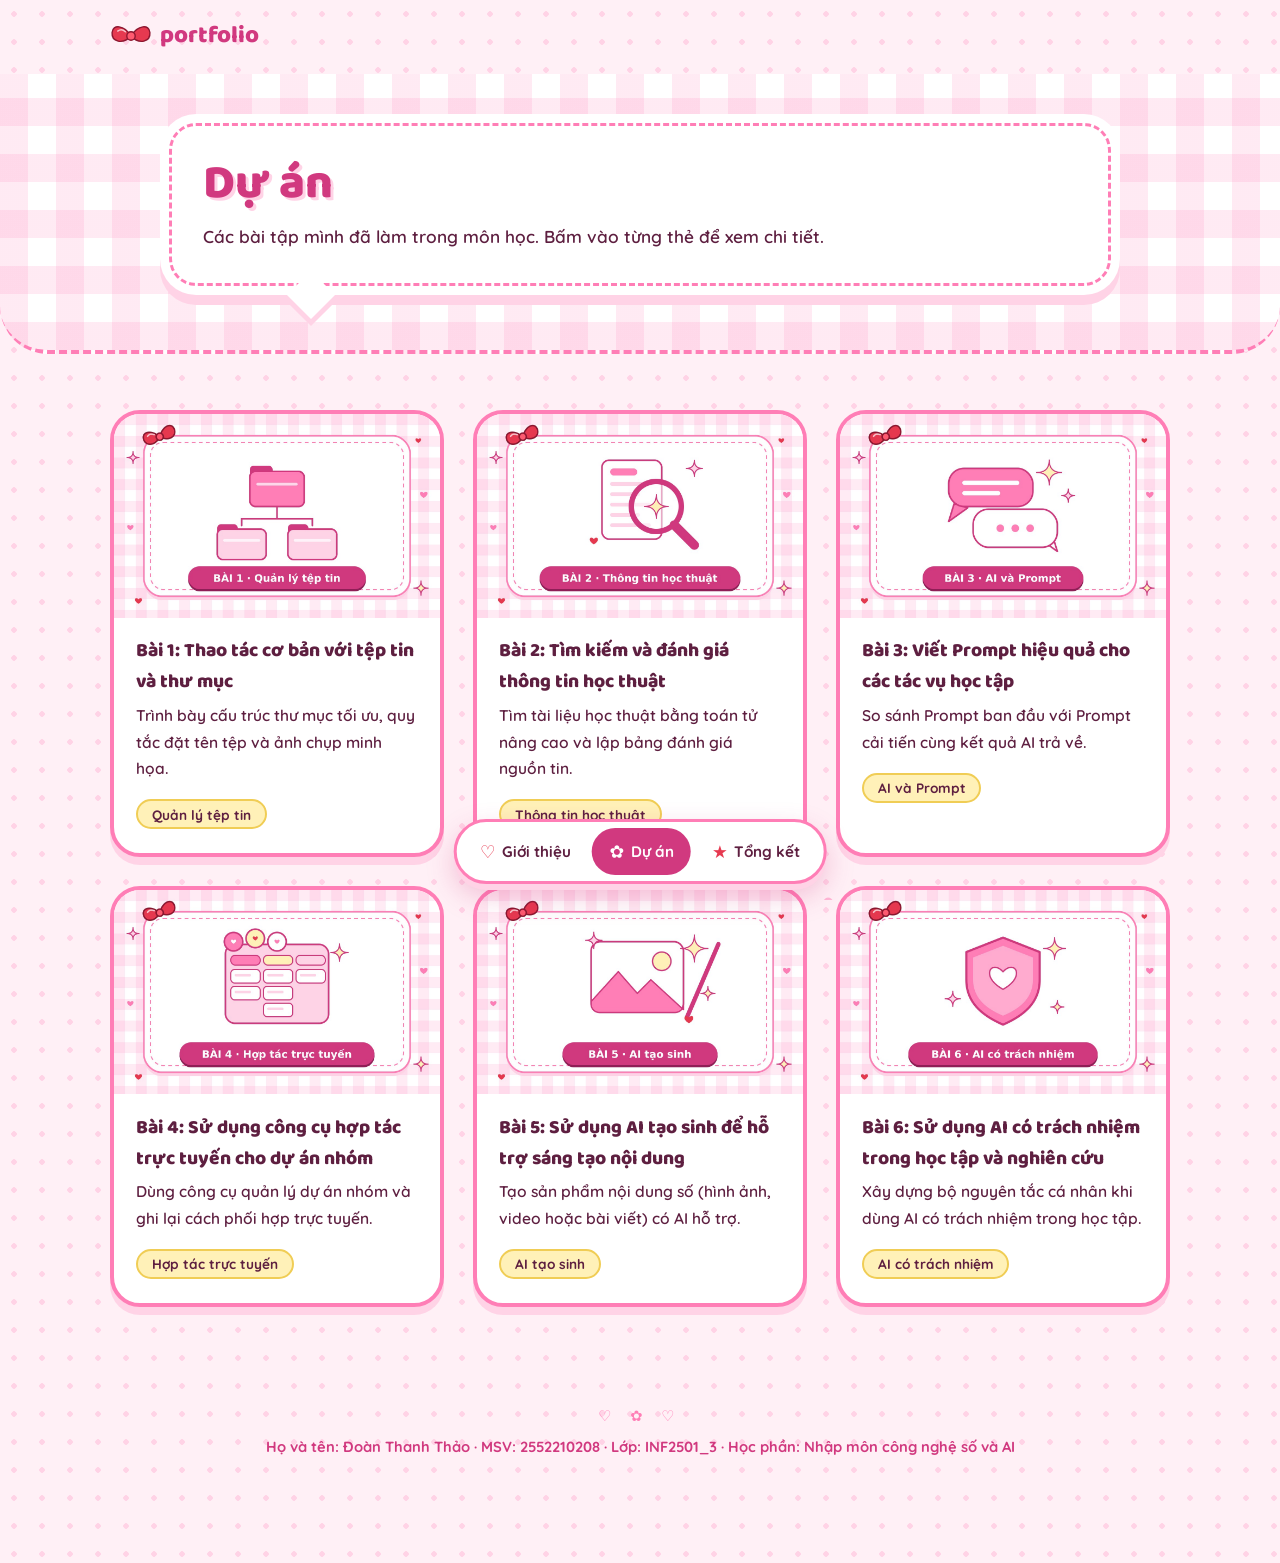
<file: du-an.html>
<!DOCTYPE html>
<html lang="vi">
<head>
<meta charset="UTF-8">
<meta name="viewport" content="width=device-width, initial-scale=1">
<link rel="preconnect" href="https://fonts.googleapis.com">
<link rel="preconnect" href="https://fonts.gstatic.com" crossorigin>
<link href="https://fonts.googleapis.com/css2?family=Baloo+2:wght@700;800&family=Quicksand:wght@600;700&display=swap" rel="stylesheet">
<link rel="stylesheet" href="style.css">
<meta name="description" content="Các dự án và bài tập trong E-Portfolio.">
<title>Dự án – E-Portfolio</title>
</head>
<body>
<header id="site-header"></header>
<main>
  <div class="gingham pagehead"><div class="name-card"><h1>Dự án</h1><p>Các bài tập mình đã làm trong môn học. Bấm vào từng thẻ để xem chi tiết.</p></div></div>
  <div class="wrap">
    <section>
      <div class="projs">
        <a class="proj" href="bai-1.html"><div class="cover"><img class="slot" src="image/cover-1.jpg" alt="" data-hint="Thêm ảnh bìa cover-1.jpg"></div><div class="body"><h3>Bài 1: Thao tác cơ bản với tệp tin và thư mục</h3><p>Trình bày cấu trúc thư mục tối ưu, quy tắc đặt tên tệp và ảnh chụp minh họa.</p><div class="tags"><span class="tag">Quản lý tệp tin</span></div></div></a>
        <a class="proj" href="bai-2.html"><div class="cover"><img class="slot" src="image/cover-2.jpg" alt="" data-hint="Thêm ảnh bìa cover-2.jpg"></div><div class="body"><h3>Bài 2: Tìm kiếm và đánh giá thông tin học thuật</h3><p>Tìm tài liệu học thuật bằng toán tử nâng cao và lập bảng đánh giá nguồn tin.</p><div class="tags"><span class="tag">Thông tin học thuật</span></div></div></a>
        <a class="proj" href="bai-3.html"><div class="cover"><img class="slot" src="image/cover-3.jpg" alt="" data-hint="Thêm ảnh bìa cover-3.jpg"></div><div class="body"><h3>Bài 3: Viết Prompt hiệu quả cho các tác vụ học tập</h3><p>So sánh Prompt ban đầu với Prompt cải tiến cùng kết quả AI trả về.</p><div class="tags"><span class="tag">AI và Prompt</span></div></div></a>
        <a class="proj" href="bai-4.html"><div class="cover"><img class="slot" src="image/cover-4.jpg" alt="" data-hint="Thêm ảnh bìa cover-4.jpg"></div><div class="body"><h3>Bài 4: Sử dụng công cụ hợp tác trực tuyến cho dự án nhóm</h3><p>Dùng công cụ quản lý dự án nhóm và ghi lại cách phối hợp trực tuyến.</p><div class="tags"><span class="tag">Hợp tác trực tuyến</span></div></div></a>
        <a class="proj" href="bai-5.html"><div class="cover"><img class="slot" src="image/cover-5.jpg" alt="" data-hint="Thêm ảnh bìa cover-5.jpg"></div><div class="body"><h3>Bài 5: Sử dụng AI tạo sinh để hỗ trợ sáng tạo nội dung</h3><p>Tạo sản phẩm nội dung số (hình ảnh, video hoặc bài viết) có AI hỗ trợ.</p><div class="tags"><span class="tag">AI tạo sinh</span></div></div></a>
        <a class="proj" href="bai-6.html"><div class="cover"><img class="slot" src="image/cover-6.jpg" alt="" data-hint="Thêm ảnh bìa cover-6.jpg"></div><div class="body"><h3>Bài 6: Sử dụng AI có trách nhiệm trong học tập và nghiên cứu</h3><p>Xây dựng bộ nguyên tắc cá nhân khi dùng AI có trách nhiệm trong học tập.</p><div class="tags"><span class="tag">AI có trách nhiệm</span></div></div></a>
      </div>
    </section>
  </div>
</main>
<footer id="site-footer"></footer>
<script src="site.js"></script>
</body>
</html>
</file>
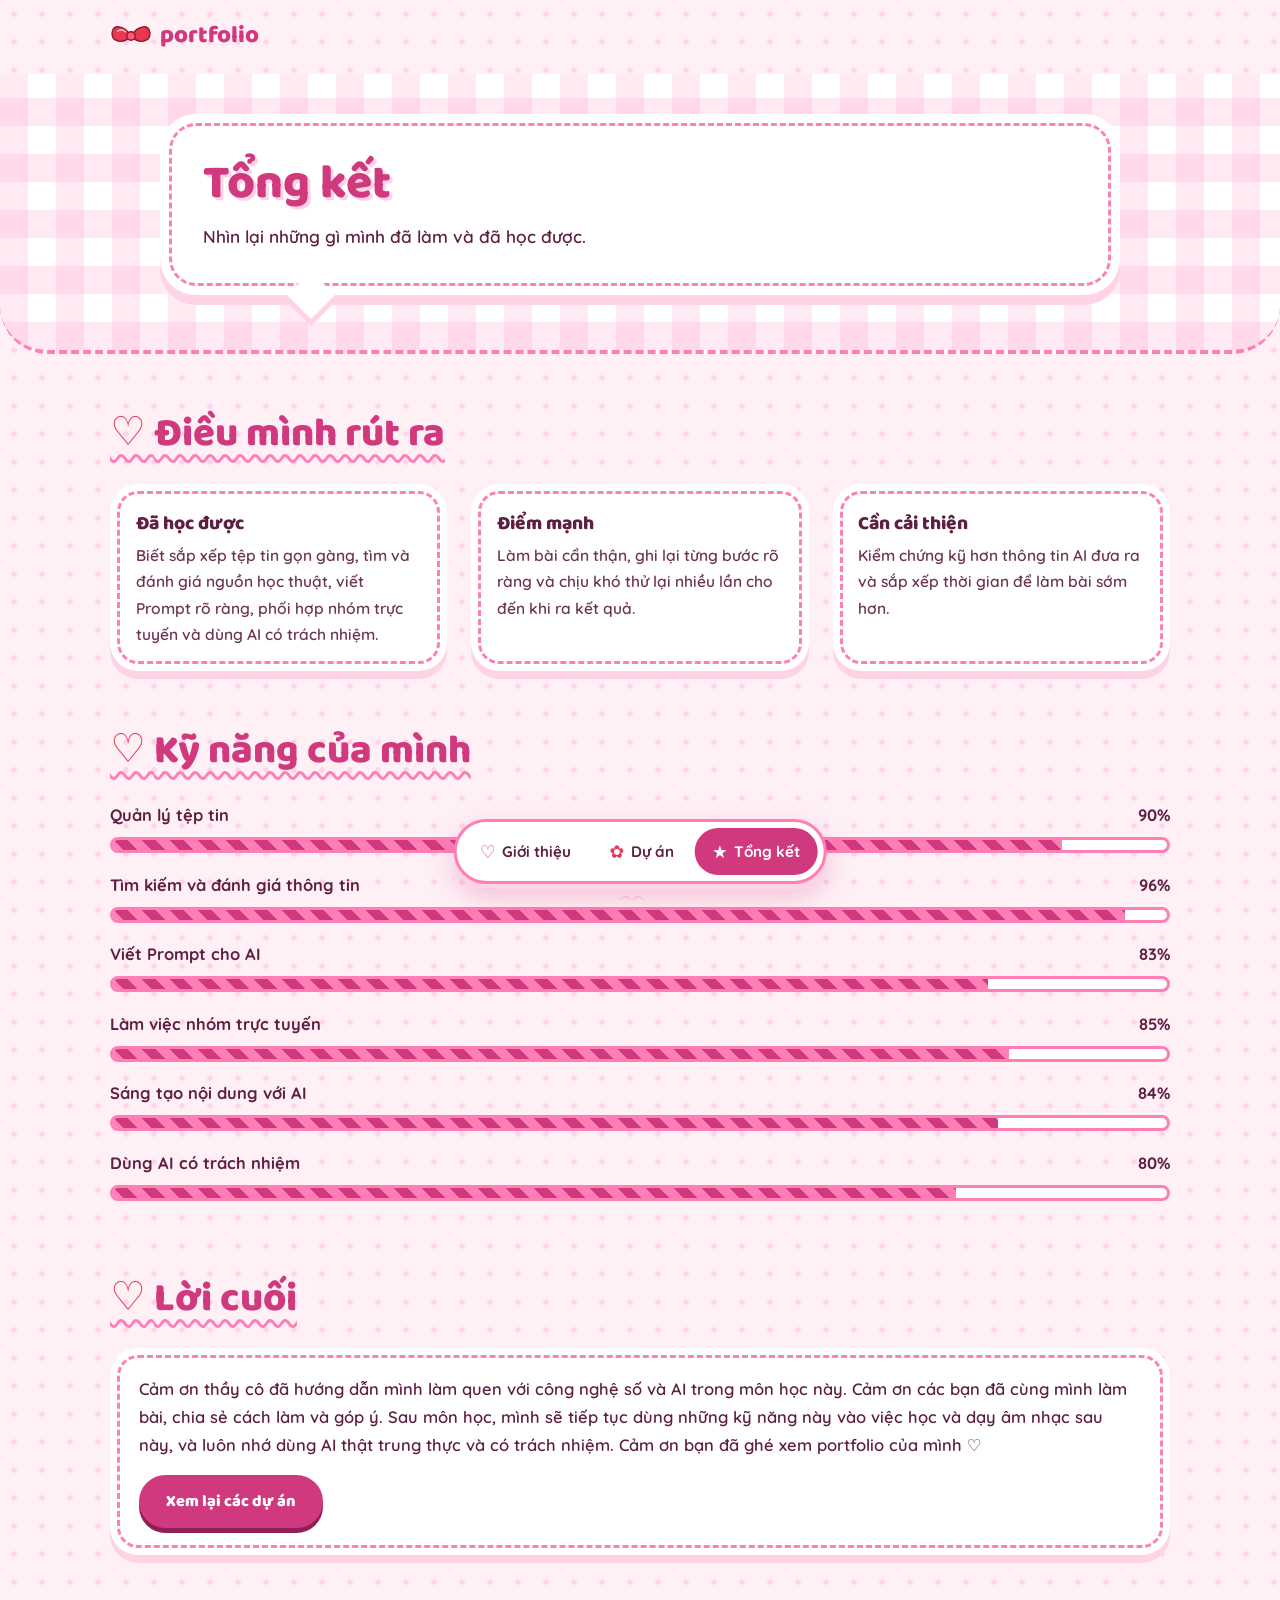
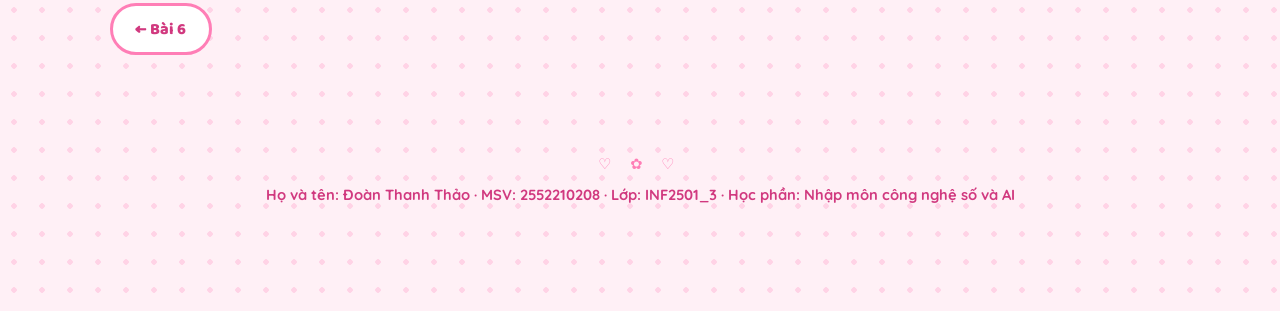
<file: tong-ket.html>
<!DOCTYPE html>
<html lang="vi">
<head>
<meta charset="UTF-8">
<meta name="viewport" content="width=device-width, initial-scale=1">
<link rel="preconnect" href="https://fonts.googleapis.com">
<link rel="preconnect" href="https://fonts.gstatic.com" crossorigin>
<link href="https://fonts.googleapis.com/css2?family=Baloo+2:wght@700;800&family=Quicksand:wght@600;700&display=swap" rel="stylesheet">
<link rel="stylesheet" href="style.css">
<meta name="description" content="Tổng kết quá trình học và những điều rút ra từ E-Portfolio.">
<title>Tổng kết – E-Portfolio</title>
</head>
<body>
<header id="site-header"></header>
<main>
  <div class="gingham pagehead"><div class="name-card"><h1>Tổng kết</h1><p>Nhìn lại những gì mình đã làm và đã học được.</p></div></div>
  <div class="wrap">
    <section>
      <h2>Điều mình rút ra</h2>
      <ul class="cards">
        <li><h3>Đã học được</h3><p>Biết sắp xếp tệp tin gọn gàng, tìm và đánh giá nguồn học thuật, viết Prompt rõ ràng, phối hợp nhóm trực tuyến và dùng AI có trách nhiệm.</p></li>
<li><h3>Điểm mạnh</h3><p>Làm bài cẩn thận, ghi lại từng bước rõ ràng và chịu khó thử lại nhiều lần cho đến khi ra kết quả.</p></li>
<li><h3>Cần cải thiện</h3><p>Kiểm chứng kỹ hơn thông tin AI đưa ra và sắp xếp thời gian để làm bài sớm hơn.</p></li>
      </ul>
    </section>
    <section>
      <h2>Kỹ năng của mình</h2>
      <div class="skill" style="--v:90%"><b><span>Quản lý tệp tin</span><span>90%</span></b><div class="bar"><i></i></div></div>
<div class="skill" style="--v:96%"><b><span>Tìm kiếm và đánh giá thông tin</span><span>96%</span></b><div class="bar"><i></i></div></div>
<div class="skill" style="--v:83%"><b><span>Viết Prompt cho AI</span><span>83%</span></b><div class="bar"><i></i></div></div>
<div class="skill" style="--v:85%"><b><span>Làm việc nhóm trực tuyến</span><span>85%</span></b><div class="bar"><i></i></div></div>
<div class="skill" style="--v:84%"><b><span>Sáng tạo nội dung với AI</span><span>84%</span></b><div class="bar"><i></i></div></div>
<div class="skill" style="--v:80%"><b><span>Dùng AI có trách nhiệm</span><span>80%</span></b><div class="bar"><i></i></div></div>
    </section>
    <section>
      <h2>Lời cuối</h2>
      <div class="box"><p>Cảm ơn thầy cô đã hướng dẫn mình làm quen với công nghệ số và AI trong môn học này. Cảm ơn các bạn đã cùng mình làm bài, chia sẻ cách làm và góp ý. Sau môn học, mình sẽ tiếp tục dùng những kỹ năng này vào việc học và dạy âm nhạc sau này, và luôn nhớ dùng AI thật trung thực và có trách nhiệm. Cảm ơn bạn đã ghé xem portfolio của mình ♡</p><a class="btn" href="du-an.html">Xem lại các dự án</a></div>
    </section>
    <nav class="pager" id="pager" aria-label="Chuyển trang"></nav>
  </div>
</main>
<footer id="site-footer"></footer>
<script src="site.js"></script>
</body>
</html>
</file>
<file: style.css>
:root{--bg:#fff0f6;--pink:#ff7eb6;--pink-d:#d1397f;--pink-l:#ffd3e6;--berry:#5e1f40;--red:#e63950;--butter:#fff1b8;
--display:"Baloo 2","Quicksand",system-ui,sans-serif;--sans:"Quicksand",system-ui,-apple-system,"Segoe UI",sans-serif}
*{box-sizing:border-box}
html{scroll-behavior:smooth}
body{margin:0;color:var(--berry);font:600 1.03rem/1.7 var(--sans);overflow-x:clip;background:radial-gradient(circle,var(--pink-l) 2.5px,transparent 3px) 0 0/28px 28px,var(--bg)}
a{color:var(--pink-d)}
:focus-visible{outline:3px solid var(--red);outline-offset:3px}
p{margin:0 0 1rem}
h2{font:800 clamp(1.8rem,4vw,2.5rem)/1.2 var(--display);color:var(--pink-d);margin:0 0 1.6rem;text-decoration:underline wavy var(--pink);text-decoration-thickness:3px;text-underline-offset:9px}
h2::before{content:"♡ ";color:var(--red)}
h3{font:800 1.2rem var(--display);margin:0 0 .2rem}
main,footer{position:relative;z-index:1}

/* Đầu trang + thanh dock phía dưới */
.top{position:relative;z-index:20}
.top .in{max-width:1100px;margin:0 auto;padding:1rem 1.25rem}
.brand{display:inline-flex;align-items:center;gap:.5rem;font:800 1.5rem var(--display);color:var(--pink-d);text-decoration:none}
.brand .bow{width:42px}
.dock{position:fixed;bottom:1rem;left:50%;translate:-50% 0;z-index:20;background:#fff;border:3px solid var(--pink);border-radius:999px;padding:.35rem;box-shadow:0 6px 0 var(--pink-l),0 12px 28px rgba(209,57,127,.28)}
.dock ul{display:flex;gap:.2rem;list-style:none;margin:0;padding:0}
.dock a{display:flex;align-items:center;gap:.4rem;padding:.55rem 1.1rem;border-radius:999px;color:var(--berry);text-decoration:none;font-weight:700;font-size:.95rem;white-space:nowrap;transition:transform .2s,background .2s}
.dock a span{color:var(--red);font-size:1.1rem}
.dock a:hover{background:var(--pink-l);transform:translateY(-3px)}
.dock a[aria-current=page]{background:var(--pink-d);color:#fff}
.dock a[aria-current=page] span{color:#fff}
.bow{display:block}.bow svg{width:100%;height:auto;display:block}

@keyframes pop{from{opacity:0;scale:.8;translate:0 30px}}
@keyframes bob{50%{translate:0 -9px}}
@keyframes wiggle{25%{rotate:-26deg}75%{rotate:-10deg}}
@keyframes stripe{to{background-position:28px 0}}

/* Nền caro + hero */
.gingham{background:repeating-linear-gradient(0deg,rgba(255,126,182,.16) 0 28px,transparent 28px 56px),repeating-linear-gradient(90deg,rgba(255,126,182,.16) 0 28px,transparent 28px 56px),#fff;border-bottom:4px dashed var(--pink);border-radius:0 0 48px 48px}
.hero{padding:2.5rem 1.25rem 5rem}
.hero-in{max-width:1100px;margin:0 auto;display:grid;grid-template-columns:1.1fr .9fr;gap:clamp(2rem,5vw,4rem);align-items:center}
.name-card{position:relative;background:#fff;border-radius:36px;padding:clamp(1.6rem,4vw,2.7rem);outline:3px dashed var(--pink);outline-offset:-12px;box-shadow:0 10px 0 var(--pink-l);animation:pop .8s cubic-bezier(.3,1.6,.5,1) both}
.name-card::after{content:"";position:absolute;left:14%;bottom:-17px;width:34px;height:34px;background:#fff;rotate:45deg;box-shadow:5px 5px 0 var(--pink-l)}
.hi{font:800 1.3rem var(--display);color:var(--red);margin:0}
.name-card h1{font:800 clamp(2.4rem,6vw,4.4rem)/1.05 var(--display);color:var(--pink-d);margin:.1rem 0 .8rem;text-shadow:3px 3px 0 var(--pink-l)}
.name-card p{font-size:1.12rem;margin:0 0 1.3rem}
.btns{display:flex;gap:.9rem;flex-wrap:wrap}
.btn{display:inline-block;padding:.8rem 1.7rem;border-radius:999px;background:var(--pink-d);color:#fff;text-decoration:none;font:800 1.02rem var(--display);box-shadow:0 5px 0 #8f1f57;transition:transform .12s,box-shadow .12s}
.btn:hover{transform:translateY(-2px);box-shadow:0 7px 0 #8f1f57}
.btn:active{transform:translateY(4px);box-shadow:0 1px 0 #8f1f57}
.btn.ghost{background:#fff;color:var(--pink-d);box-shadow:0 5px 0 var(--pink)}
.btn.ghost:hover{box-shadow:0 7px 0 var(--pink)}.btn.ghost:active{box-shadow:0 1px 0 var(--pink)}

/* Ảnh polaroid */
.photo{position:relative;perspective:900px;width:min(100%,380px);margin:0 auto;animation:pop .9s .15s cubic-bezier(.3,1.6,.5,1) both}
.polaroid{position:relative;background:#fff;padding:14px 14px 60px;border-radius:14px;rotate:4deg;box-shadow:0 10px 0 var(--pink-l),0 20px 34px rgba(209,57,127,.25);transition:transform .15s ease-out}
.frame{aspect-ratio:4/5;border-radius:8px;overflow:hidden;background:var(--pink-l)}
.frame img,.pic img,.cover img{width:100%;height:100%;object-fit:cover;display:block}
.cap{position:absolute;left:0;right:0;bottom:14px;text-align:center;font:800 1.25rem var(--display);color:var(--pink-d)}
.tape{position:absolute;top:-16px;left:50%;width:110px;height:32px;translate:-50% 0;rotate:-3deg;background:rgba(255,236,140,.85);box-shadow:0 2px 4px rgba(0,0,0,.1)}
.polaroid .bow{position:absolute;width:92px;top:-40px;left:-34px;rotate:-18deg}
.polaroid:hover .bow{animation:wiggle .7s}
.ph{width:100%;height:100%;min-height:120px;display:grid;place-items:center;text-align:center;padding:1rem;font-weight:700;font-size:.9rem;background:repeating-linear-gradient(0deg,rgba(255,126,182,.22) 0 16px,transparent 16px 32px),repeating-linear-gradient(90deg,rgba(255,126,182,.22) 0 16px,transparent 16px 32px),#fff}
.badge{position:absolute;width:64px;height:64px;border-radius:50%;border:3px solid var(--pink);background:#fff;font:800 1.6rem/1 var(--sans);color:var(--red);cursor:pointer;display:grid;place-items:center;animation:bob 3s ease-in-out infinite;transition:transform .2s;box-shadow:0 4px 0 var(--pink-l)}
.badge:hover{transform:scale(1.15) rotate(-10deg)}.badge:active{transform:scale(.92)}
.b1{top:2%;right:-18px}.b2{bottom:20%;left:-30px;animation-delay:-1s;color:var(--pink-d)}.b3{bottom:-6px;right:-6px;background:var(--butter);animation-delay:-2s}

/* Đầu trang con */
.pagehead{padding:2.5rem 1.25rem 3.5rem}
.pagehead .name-card{max-width:960px;margin:0 auto}
.pagehead .name-card h1{font-size:clamp(1.9rem,4.5vw,3rem)}
.pagehead .name-card p{font-size:1.08rem;margin:0}
.tags{display:flex;gap:.5rem;flex-wrap:wrap;margin-top:1.1rem}
.tag{background:var(--butter);border:2px solid #f0cd55;border-radius:999px;padding:.1rem .85rem;font-size:.85rem;font-weight:700}

/* Dải ruy băng chạy ngang */
.marquee{margin:2.4rem -3rem 0;rotate:-1.5deg;background:var(--pink-d);border-block:3px dashed #fff;padding:.7rem 0;overflow:hidden;box-shadow:0 6px 0 var(--pink-l)}
.track{display:flex;width:max-content;align-items:center;animation:scroll 32s linear infinite}
.track>*{margin-right:2.5rem}
.marquee:hover .track{animation-play-state:paused}
.chip{font:800 1.3rem var(--display);color:#fff;white-space:nowrap}
.sticker{height:70px;width:auto}
@keyframes scroll{to{transform:translateX(-50%)}}

/* Nội dung */
.wrap{max-width:1100px;margin:0 auto;padding:0 1.25rem 4rem}
.wrap>section{padding:3.5rem 0 0}
.cards{display:grid;gap:1.5rem;grid-template-columns:repeat(auto-fit,minmax(240px,1fr));padding:0;list-style:none;margin:0}
.cards li,.box,.src li{background:#fff;border-radius:28px;outline:3px dashed var(--pink);outline-offset:-10px;box-shadow:0 8px 0 var(--pink-l)}
.cards li{padding:1.5rem 1.6rem;transition:transform .2s,box-shadow .2s}
.cards li:hover{transform:translateY(-4px) rotate(-1deg);box-shadow:0 12px 0 var(--pink)}
.cards li p{margin:0;font-size:.97rem;opacity:.9}
.about{display:grid;gap:2.5rem;grid-template-columns:minmax(220px,320px) 1fr;align-items:center}
.pic{aspect-ratio:1;border:6px solid #fff;border-radius:50%;overflow:hidden;box-shadow:0 0 0 4px var(--pink),0 10px 0 4px var(--pink-l);background:var(--pink-l)}
.facts{display:grid;grid-template-columns:auto 1fr;gap:.5rem 1.4rem;margin:0}
.facts dt{opacity:.7}.facts dd{margin:0;font-weight:700}

.projs{display:grid;gap:1.8rem;grid-template-columns:repeat(auto-fit,minmax(280px,1fr))}
.proj{display:block;text-decoration:none;color:var(--berry);background:#fff;border:4px solid var(--pink);border-radius:30px;overflow:hidden;box-shadow:0 8px 0 var(--pink-l);transition:transform .2s,box-shadow .2s}
.proj:hover{transform:translateY(-5px) rotate(1deg);box-shadow:0 13px 0 var(--pink)}
.cover{aspect-ratio:16/10;overflow:hidden;background:var(--pink-l)}
.cover img{transition:transform .4s}.proj:hover .cover img{transform:scale(1.08)}
.proj .body{padding:1.1rem 1.4rem 1.5rem}
.proj p{margin:.3rem 0 .8rem;font-size:.97rem}

.steps{list-style:none;margin:0;padding:0;counter-reset:s}
.steps li{position:relative;padding:0 0 1.8rem 3.7rem;counter-increment:s}
.steps li::before{content:counter(s);position:absolute;left:0;top:0;width:2.6rem;height:2.6rem;border-radius:50%;background:var(--pink-d);color:#fff;display:grid;place-items:center;font:800 1.1rem var(--display);box-shadow:0 4px 0 #8f1f57}
.steps li::after{content:"";position:absolute;left:1.25rem;top:3rem;bottom:.2rem;border-left:3px dashed var(--pink)}
.steps li:last-child::after{display:none}
.steps p{margin:0;opacity:.9}

.box{padding:1.7rem 1.8rem}
.box img,.box video,.box iframe{max-width:100%;border-radius:14px}
.tool .row{display:grid;grid-template-columns:1fr auto;gap:.2rem 1rem;align-items:center;padding:.8rem 0;border-bottom:2px dotted var(--pink)}
.tool .row:last-of-type{border-bottom:0}
.tool label{font-weight:700}.tool small{grid-column:1;opacity:.75}
.tool input[type=range]{grid-column:2;grid-row:1/span 2;width:160px;accent-color:var(--pink-d)}
.result{margin-top:1rem;padding:1.1rem;border-radius:20px;background:var(--pink-l)}
.result strong{font:800 1.9rem var(--display);color:var(--pink-d)}
.bar{height:16px;background:#fff;border:3px solid var(--pink);border-radius:999px;margin:.5rem 0;overflow:hidden}
.bar i{display:block;height:100%;width:0;background:repeating-linear-gradient(45deg,var(--pink-d) 0 10px,var(--pink) 10px 20px) 0 0/28px 28px;animation:stripe 1s linear infinite;transition:width .9s cubic-bezier(.2,.8,.2,1)}
.skill{margin-bottom:1.1rem}.skill b{display:flex;justify-content:space-between}
.skill .bar i{width:var(--v)}
.js .skill .bar i{width:0}.js .skill.in .bar i{width:var(--v)}

.filters{display:flex;gap:.5rem;flex-wrap:wrap;margin-bottom:1.3rem}
.filters button{font:800 .95rem var(--display);padding:.4rem 1.2rem;border:3px solid var(--pink);background:#fff;color:var(--pink-d);border-radius:999px;cursor:pointer;transition:transform .15s}
.filters button:hover{transform:translateY(-2px)}
.filters button[aria-pressed=true]{background:var(--pink-d);border-color:var(--pink-d);color:#fff}
.src{display:grid;gap:1.3rem;padding:0;margin:0;list-style:none}
.src li{padding:1.2rem 1.5rem}
.src .meta{font-size:.88rem;opacity:.7;margin-bottom:.4rem}
.src .score{float:right;margin-left:1rem;padding:.1rem .75rem;border-radius:999px;background:var(--red);color:#fff;font-weight:800;font-size:.9rem}
.src p{margin:0;font-size:.95rem}
.pager{display:flex;justify-content:space-between;gap:1rem;margin-top:3rem}
.pager a{padding:.65rem 1.4rem;border:3px solid var(--pink);background:#fff;border-radius:999px;color:var(--pink-d);text-decoration:none;font:800 1rem var(--display);transition:background .2s,color .2s}
.pager a:hover{background:var(--pink-d);border-color:var(--pink-d);color:#fff}
footer{text-align:center;padding:2rem 1rem 6.5rem;color:var(--pink-d);font-weight:700;font-size:.92rem}
footer::before{content:"♡ ✿ ♡";display:block;letter-spacing:.5em;margin-bottom:.4rem;color:var(--pink)}

/* Hiệu ứng nền */
.bg-float{position:fixed;inset:0;z-index:0;pointer-events:none;overflow:hidden}
.bg-float span{position:absolute;bottom:-40px;color:var(--pink);opacity:.5;animation:floatup linear infinite}
@keyframes floatup{to{transform:translate(var(--sx),-115vh) rotate(var(--r))}}
.spark{position:fixed;z-index:30;pointer-events:none;color:var(--pink-d);font-size:16px;animation:spark .8s ease-out forwards}
@keyframes spark{from{transform:translate(-50%,-50%) scale(1)}to{transform:translate(-50%,calc(-50% + 18px)) scale(.2) rotate(90deg);opacity:0}}
.burst{position:fixed;z-index:50;pointer-events:none;font:800 1.7rem/1 var(--sans);animation:burst 1.1s ease-out forwards}
@keyframes burst{from{transform:translate(-50%,-50%) scale(.6)}to{transform:translate(calc(-50% + var(--dx)),calc(-50% + var(--dy))) rotate(var(--rot)) scale(1.3);opacity:0}}
.js .reveal{opacity:0;scale:.9;translate:0 20px;transition:opacity .5s,translate .6s cubic-bezier(.3,1.5,.5,1),scale .6s cubic-bezier(.3,1.5,.5,1),transform .2s,box-shadow .2s}
.js .reveal.in{opacity:1;scale:1;translate:0 0}
.js .cards li:nth-child(2){transition-delay:.08s,.08s,.08s,0s,0s}.js .cards li:nth-child(3){transition-delay:.16s,.16s,.16s,0s,0s}

@media (max-width:800px){.hero-in,.about{grid-template-columns:1fr}.pic{max-width:260px}.b2{left:-10px}.b1{right:-6px}.hero{padding-top:1.5rem}.marquee{margin-inline:-1rem}}
@media (max-width:480px){.dock a{padding:.5rem .75rem;font-size:.85rem}.dock a span{display:none}}
@media (prefers-reduced-motion:reduce){*,*::before,*::after{animation:none!important;transition:none!important}html{scroll-behavior:auto}.js .reveal{opacity:1;scale:none;translate:none}.bg-float,.spark{display:none}}

/* Bảng toán tử tìm kiếm (Bài 2) */
.tbl{overflow-x:auto}
.tbl table{width:100%;border-collapse:collapse;font-size:.95rem;min-width:560px}
.tbl th,.tbl td{text-align:left;padding:.65rem .8rem;border-bottom:2px dotted var(--pink);vertical-align:top}
.tbl th{font:800 1rem var(--display);color:var(--pink-d)}
.tbl code{background:var(--pink-l);border-radius:8px;padding:.05rem .45rem;font-size:.9em}

/* Sở thích (nghe nhạc, đan len) */
.hobbies{display:flex;gap:1rem;flex-wrap:wrap;margin-top:.6rem}
.hobby{display:flex;align-items:center;gap:.8rem;background:#fff;border:3px solid var(--pink);border-radius:999px;padding:.5rem 1.4rem .5rem .6rem;font:800 1.1rem var(--display);color:var(--pink-d);box-shadow:0 5px 0 var(--pink-l);transition:transform .2s,box-shadow .2s}
.hobby:hover,.hobby:focus-visible{transform:translateY(-4px) rotate(-2deg);box-shadow:0 9px 0 var(--pink)}
.hb-icon{width:46px;height:46px;border-radius:50%;background:var(--pink-l);display:grid;place-items:center}
.eq{display:flex;align-items:flex-end;gap:3px;height:22px}
.eq i{width:4px;height:6px;border-radius:2px;background:var(--pink-d);animation:eq 1.1s ease-in-out infinite}
.eq i:nth-child(2){animation-delay:-.7s}.eq i:nth-child(3){animation-delay:-.35s}.eq i:nth-child(4){animation-delay:-.9s}
.hobby:hover .eq i{animation-duration:.5s}
@keyframes eq{50%{height:22px}}
.yarn{width:30px;height:30px}
.hobby:hover .yarn,.hobby:focus-visible .yarn{animation:spin 1.2s linear infinite}
@keyframes spin{to{rotate:360deg}}
/* Công cụ đã dùng */
.usedtools{display:flex;flex-wrap:wrap;gap:1rem;padding:0;margin:0;list-style:none}
.usedtools li{display:flex;align-items:center;gap:.8rem;background:#fff;border:3px solid var(--pink);border-radius:24px;padding:.6rem 1.3rem .6rem .7rem;box-shadow:0 5px 0 var(--pink-l);transition:transform .2s,box-shadow .2s}
.usedtools li:hover{transform:translateY(-4px) rotate(-1deg);box-shadow:0 9px 0 var(--pink)}
.usedtools .ti{flex:none;width:44px;height:44px;border-radius:50%;background:var(--pink-l);display:grid;place-items:center;font-size:1.4rem}
.usedtools b{display:block;font:800 1.05rem var(--display);color:var(--pink-d);line-height:1.2}
.usedtools small{display:block;opacity:.85;font-size:.88rem;line-height:1.35}
</file>
